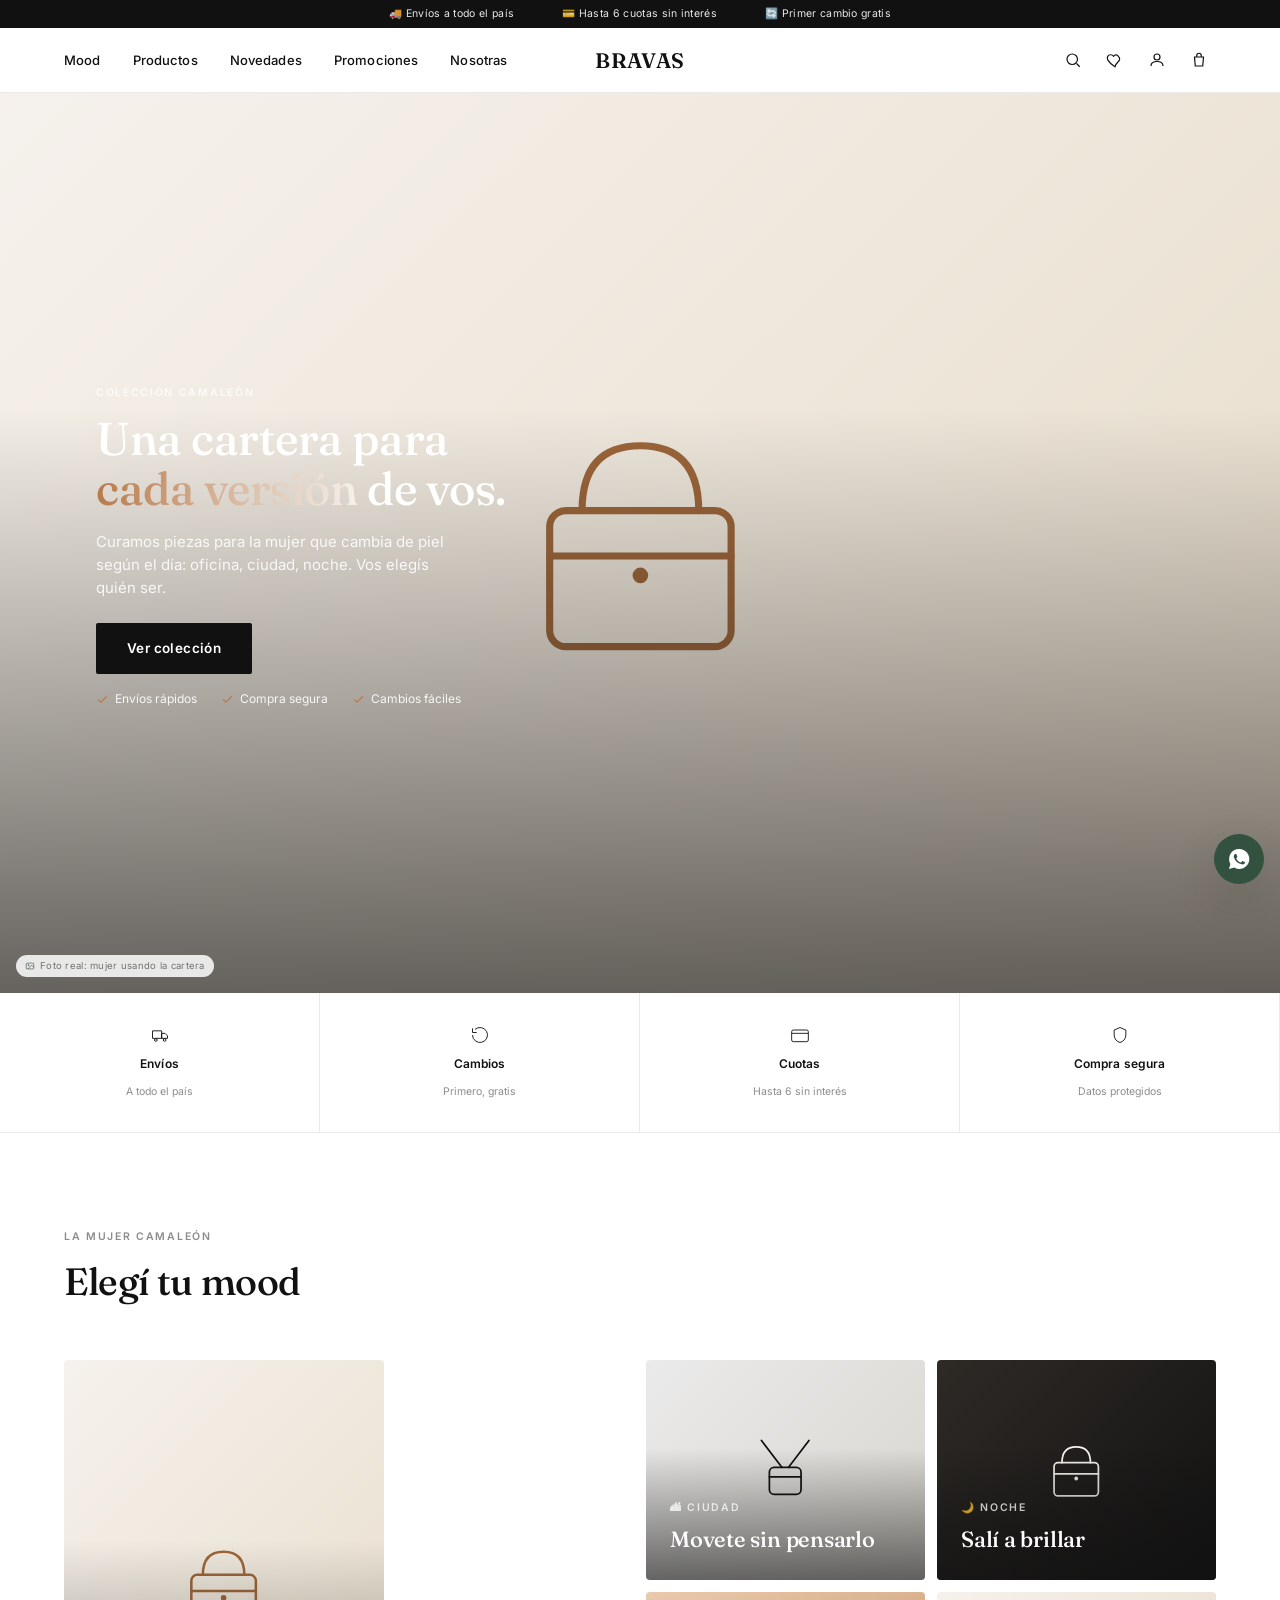
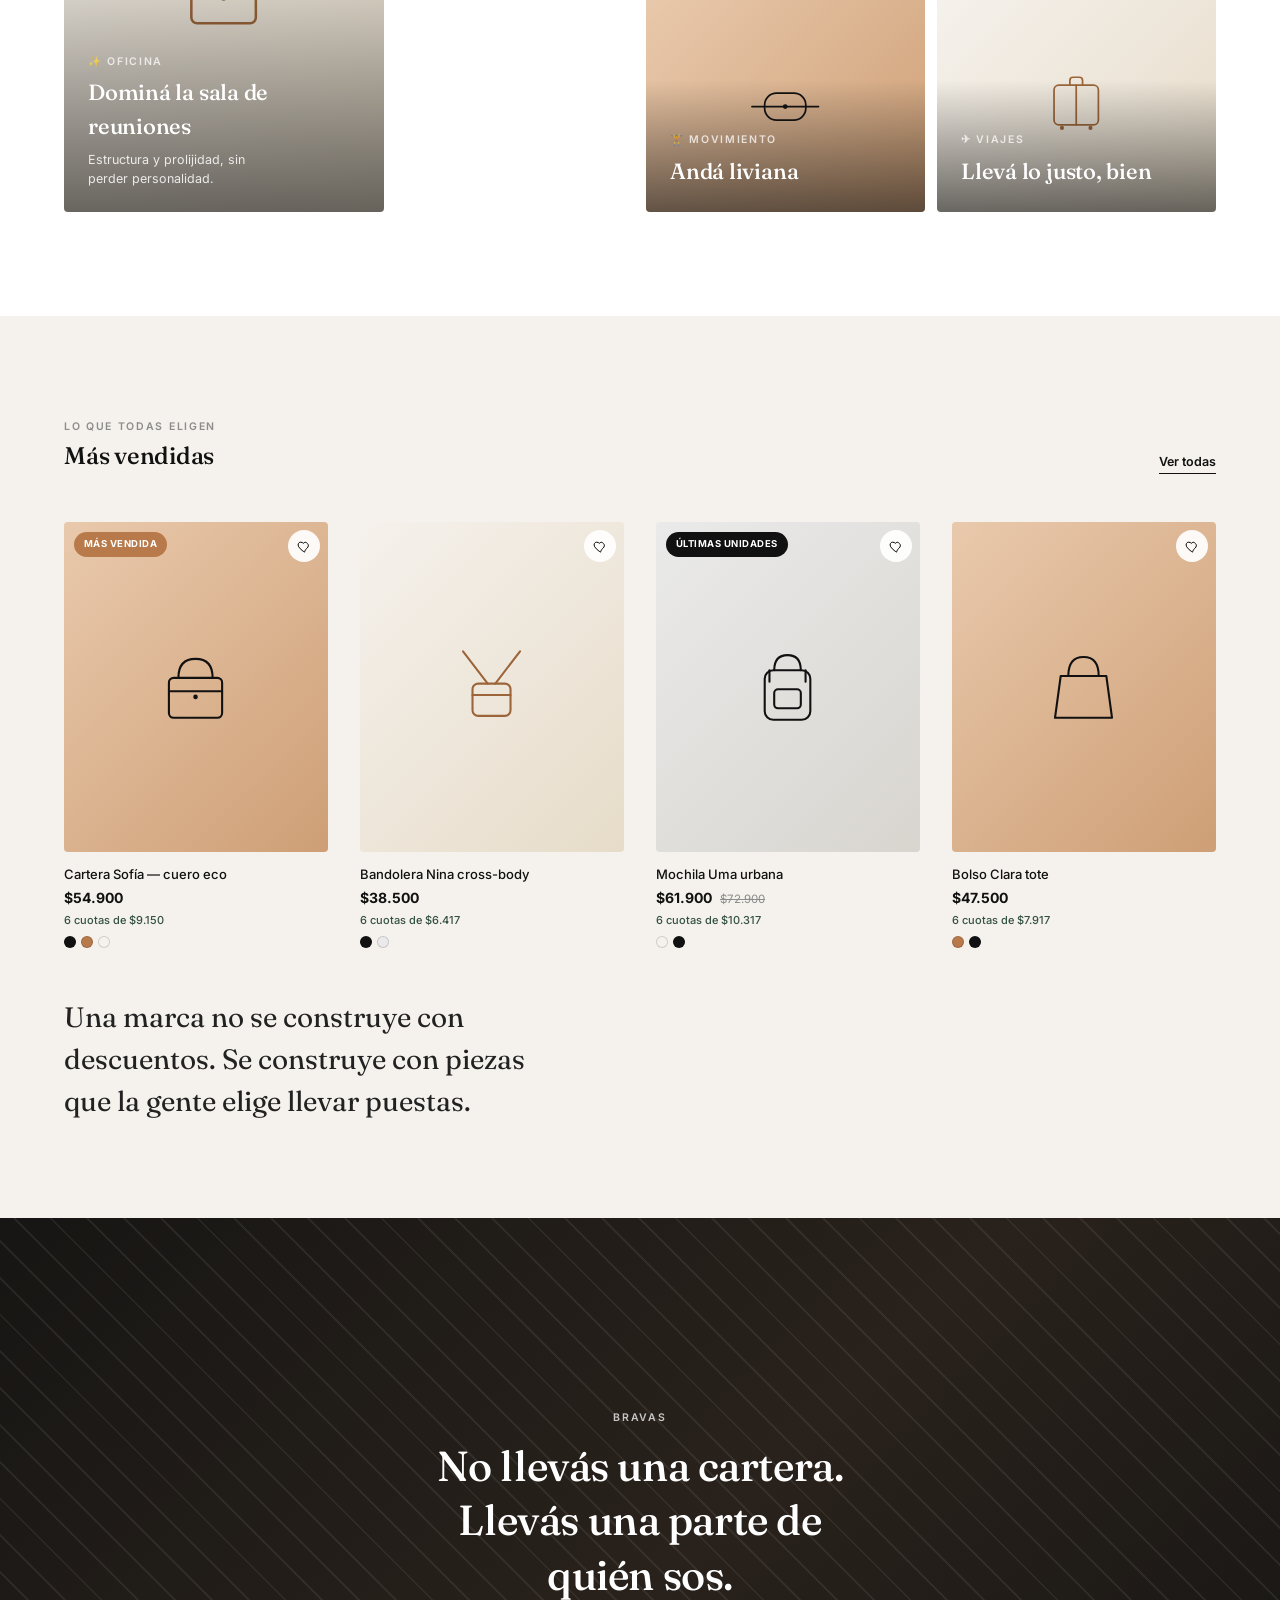
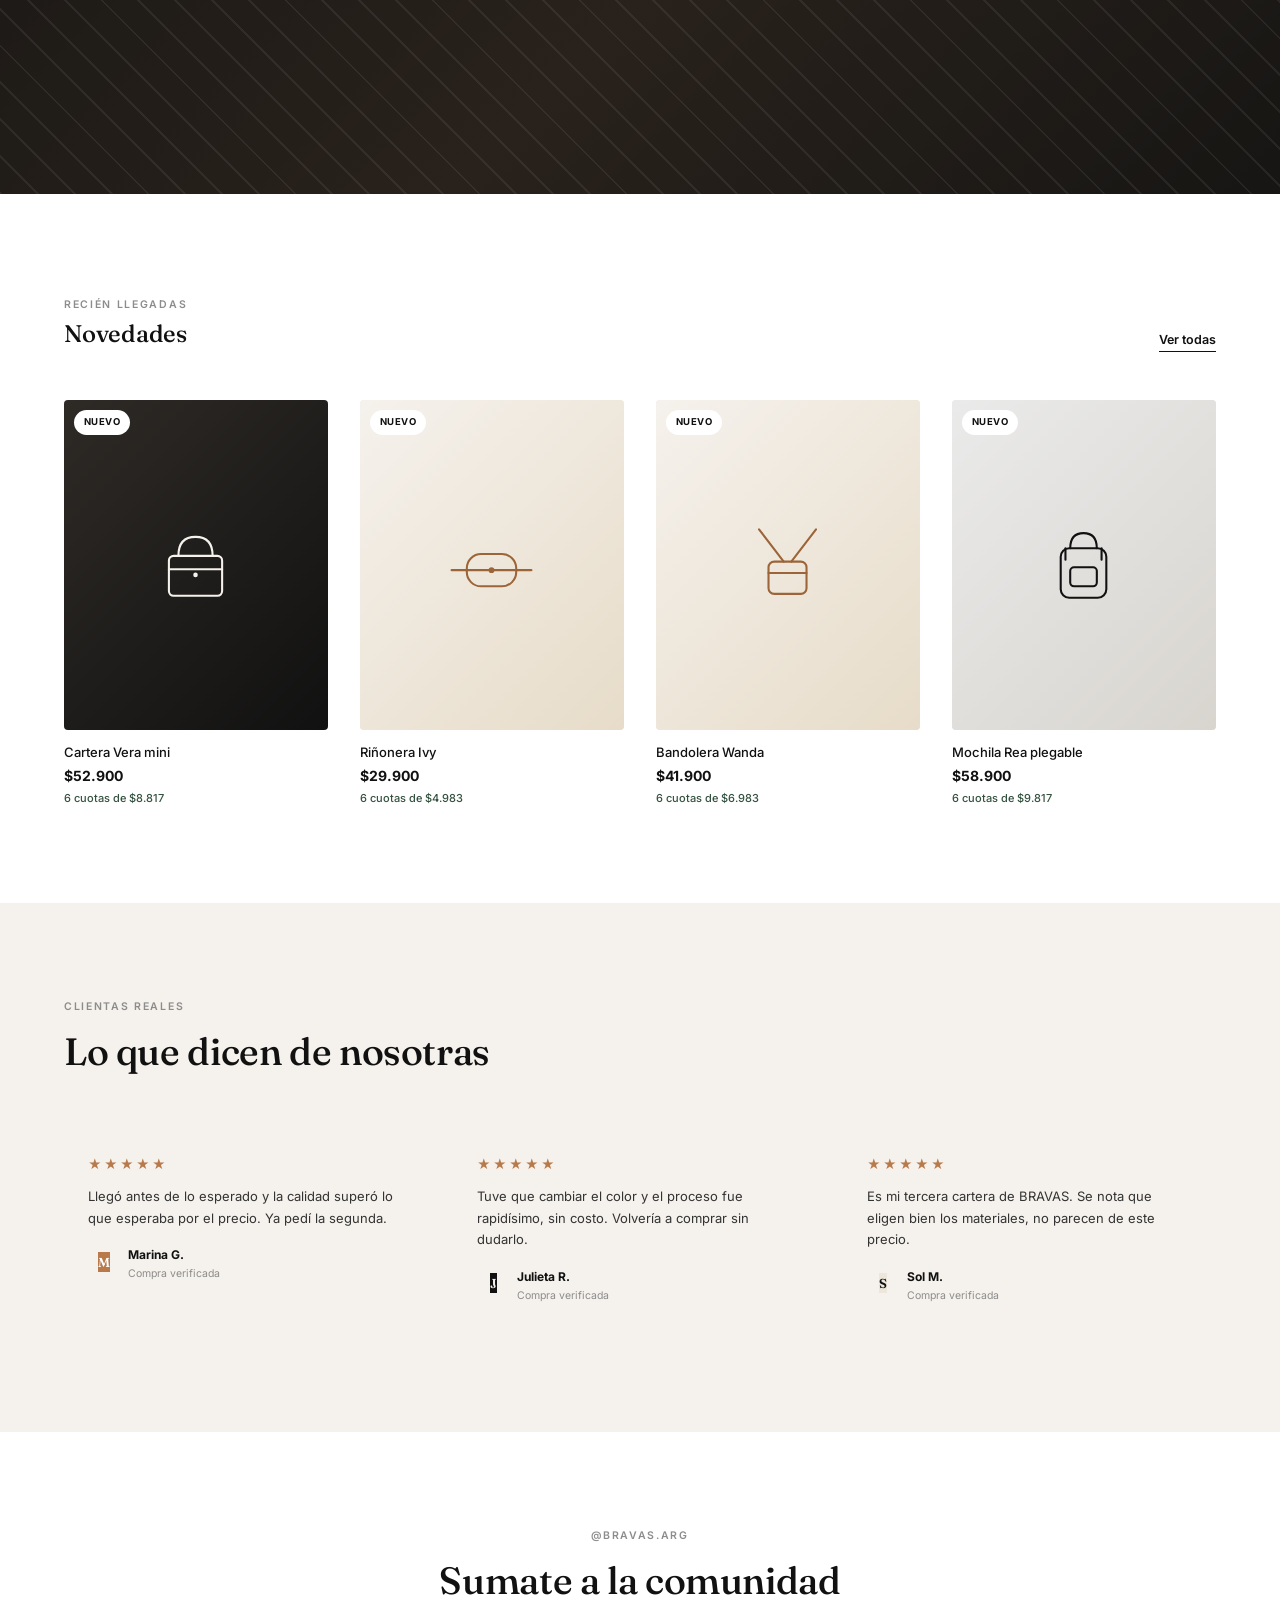
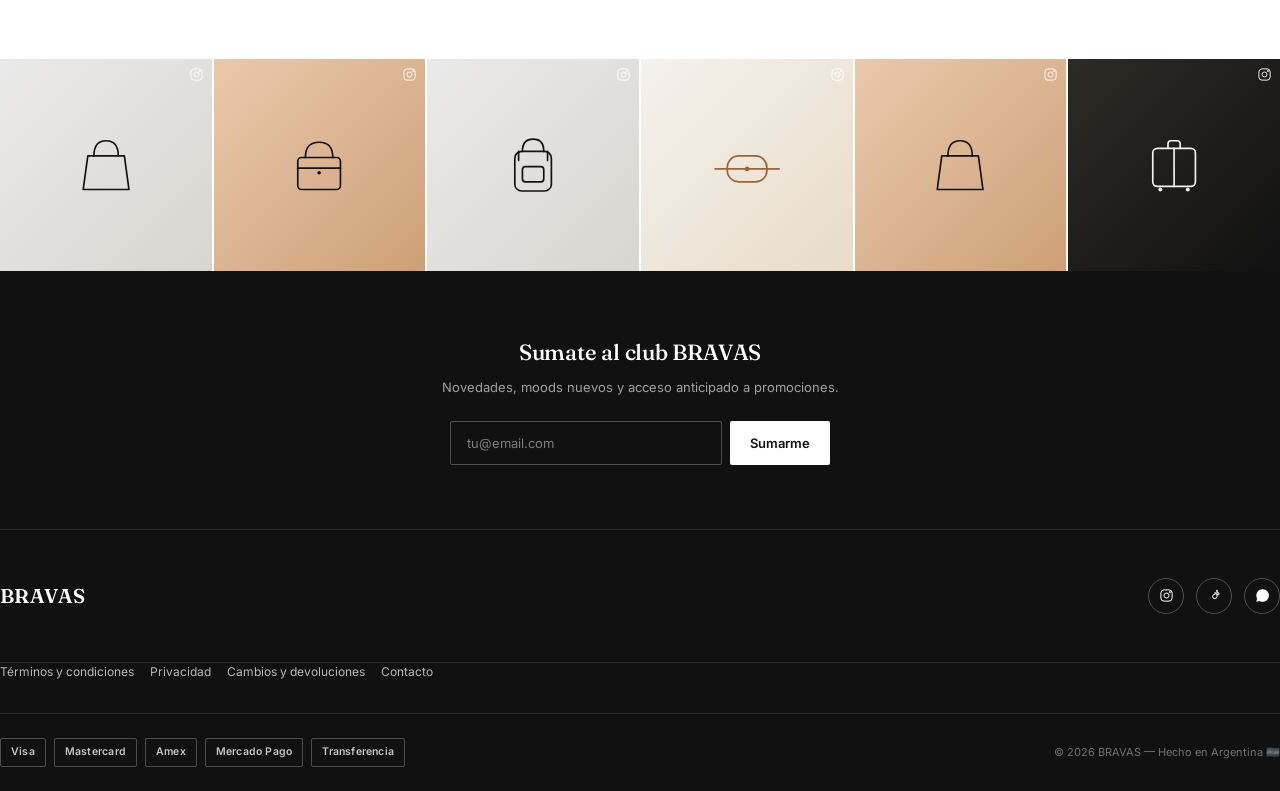
<file: index.html>
<!DOCTYPE html>
<html lang="es-AR">
<head>
<meta charset="UTF-8">
<meta name="viewport" content="width=device-width, initial-scale=1.0">
<title>BRAVAS — Carteras y accesorios para cada versión de ti </title>
<meta name="description" content="Carteras, bolsos y accesorios curados para la mujer que cambia de piel según el momento. Envíos a todo el país, hasta 6 cuotas sin interés, primer cambio gratis.">
<link rel="stylesheet" href="styles.css">
</head>
<body>

<div class="topbar">
  <div class="topbar-track">
    <span>🚚 Envíos a todo el país</span>
    <span>💳 Hasta 6 cuotas sin interés</span>
    <span>🔄 Primer cambio gratis</span>
  </div>
</div>

<header class="site-header">
  <div class="container header-row">
    <div class="header-side">
      <button class="icon-btn hide-desktop" id="openMenu" aria-label="Abrir menú">
        <svg viewBox="0 0 24 24" fill="none" stroke="currentColor" stroke-width="1.6"><path d="M3 6h18M3 12h18M3 18h18"/></svg>
      </button>
      <nav class="nav-desktop hide-mobile">
        <div class="nav-item">
          <a href="#mood">Mood</a>
          <div class="mega-menu">
            <a href="#mood">✨ Oficina</a>
            <a href="#mood">🏙 Ciudad</a>
            <a href="#mood">🌙 Noche</a>
            <a href="#mood">🏋 Movimiento</a>
            <a href="#mood">✈ Viajes</a>
          </div>
        </div>
        <div class="nav-item"><a href="#mas-vendidas">Productos</a></div>
        <div class="nav-item"><a href="#novedades">Novedades</a></div>
        <div class="nav-item"><a href="#">Promociones</a></div>
        <div class="nav-item"><a href="#">Nosotras</a></div>
      </nav>
    </div>

    <a href="index.html" class="logo">BRAVAS</a>

    <div class="header-side right">
      <button class="icon-btn hide-mobile" aria-label="Buscar">
        <svg viewBox="0 0 24 24" fill="none" stroke="currentColor" stroke-width="1.6"><circle cx="11" cy="11" r="7"/><path d="m21 21-4.3-4.3"/></svg>
      </button>
      <button class="icon-btn hide-mobile" aria-label="Favoritos">
        <svg viewBox="0 0 24 24" fill="none" stroke="currentColor" stroke-width="1.6"><path d="M12 21s-7-4.4-9.5-8.8C.7 8.4 2.6 5 6 5c2 0 3.3 1 4 2 1.7-2 5-2.7 6.5.2C19 9 18.8 12.5 15.5 15 13 17.5 12 21 12 21Z"/></svg>
      </button>
      <button class="icon-btn hide-mobile" aria-label="Mi cuenta">
        <svg viewBox="0 0 24 24" fill="none" stroke="currentColor" stroke-width="1.6"><circle cx="12" cy="8" r="4"/><path d="M4 20c0-4 3.6-6 8-6s8 2 8 6"/></svg>
      </button>
      <button class="icon-btn" data-open-cart aria-label="Ver carrito">
        <svg viewBox="0 0 24 24" fill="none" stroke="currentColor" stroke-width="1.6"><path d="M6 8h12l-1 12H7L6 8Z"/><path d="M9 8V6a3 3 0 0 1 6 0v2"/></svg>
        <span class="cart-badge" data-cart-count style="display:none">0</span>
      </button>
    </div>
  </div>
</header>

<!-- ============ MENÚ MOBILE — 2 niveles ============ -->
<div class="drawer-overlay" id="menuOverlay"></div>
<nav class="menu-drawer" id="menuDrawer" aria-label="Menú principal">
  <div class="drawer-head">
    <span class="logo" style="font-size:18px;">BRAVAS</span>
    <button class="icon-btn" id="closeMenu" aria-label="Cerrar menú">
      <svg viewBox="0 0 24 24" fill="none" stroke="currentColor" stroke-width="1.6"><path d="M6 6l12 12M18 6 6 18"/></svg>
    </button>
  </div>
  <ul class="menu-list">
    <li>
      <button class="menu-list-toggle" data-target="submenu-mood">
        Mood
        <svg viewBox="0 0 24 24" fill="none" stroke="currentColor" stroke-width="1.6"><path d="m6 9 6 6 6-6"/></svg>
      </button>
      <ul class="submenu" id="submenu-mood">
        <li><a href="#mood">✨ Oficina</a></li>
        <li><a href="#mood">🏙 Ciudad</a></li>
        <li><a href="#mood">🌙 Noche</a></li>
        <li><a href="#mood">🏋 Movimiento</a></li>
        <li><a href="#mood">✈ Viajes</a></li>
      </ul>
    </li>
    <li><a href="#mas-vendidas">Productos <span>›</span></a></li>
    <li><a href="#novedades">Novedades <span>›</span></a></li>
    <li><a href="#" style="color:var(--suela);">Promociones <span>›</span></a></li>
    <li><a href="#">Nosotras <span>›</span></a></li>
  </ul>
  <div class="drawer-foot">
    <span>📦 Envíos a todo el país</span>
    <span>💬 Hablanos por WhatsApp</span>
  </div>
</nav>

<!-- ============ HERO — imagen única, pantalla completa ============ -->
<section class="hero">
  <div class="hero-photo">
    <div class="bag-illo tint-beige"><svg viewBox="0 0 100 100" fill="none" stroke="currentColor" stroke-width="2.2" stroke-linecap="round" stroke-linejoin="round"><path d="M32 40 Q32 20 50 20 Q68 20 68 40"/><rect x="22" y="40" width="56" height="42" rx="5"/><path d="M22 54 h56"/><circle cx="50" cy="60" r="2.4" fill="currentColor" stroke="none"/></svg></div>
    <span class="ref-note"><svg viewBox="0 0 24 24" fill="none" stroke="currentColor" stroke-width="2"><rect x="3" y="5" width="18" height="14" rx="2"/><circle cx="8.5" cy="10" r="1.5"/><path d="m21 15-5-5-9 9"/></svg>Foto real: mujer usando la cartera</span>
  </div>
  <div class="hero-content">
    <span class="eyebrow">Colección camaleón</span>
    <h1>Una cartera para <span class="chameleon">cada versión</span> de vos.</h1>
    <p>Curamos piezas para la mujer que cambia de piel según el día: oficina, ciudad, noche. Vos elegís quién ser.</p>
    <a href="#mas-vendidas" class="btn btn-primary">Ver colección</a>
    <div class="hero-trust">
      <span><svg viewBox="0 0 24 24" fill="none" stroke="currentColor" stroke-width="2"><path d="M20 6 9 17l-5-5"/></svg> Envíos rápidos</span>
      <span><svg viewBox="0 0 24 24" fill="none" stroke="currentColor" stroke-width="2"><path d="M20 6 9 17l-5-5"/></svg> Compra segura</span>
      <span><svg viewBox="0 0 24 24" fill="none" stroke="currentColor" stroke-width="2"><path d="M20 6 9 17l-5-5"/></svg> Cambios fáciles</span>
    </div>
  </div>
</section>

<!-- ============ BENEFICIOS — íconos finos ============ -->
<section class="benefits">
  <div class="benefits-grid">
    <div class="benefit-item">
      <svg viewBox="0 0 24 24" fill="none" stroke="currentColor" stroke-width="1.2"><path d="M3 7h11v9H3zM14 10h4l3 3v3h-7z"/><circle cx="7" cy="18" r="1.6"/><circle cx="17.5" cy="18" r="1.6"/></svg>
      <strong>Envíos</strong><small>A todo el país</small>
    </div>
    <div class="benefit-item">
      <svg viewBox="0 0 24 24" fill="none" stroke="currentColor" stroke-width="1.2"><path d="M3 12a9 9 0 1 0 3-6.7"/><path d="M3 4v5h5"/></svg>
      <strong>Cambios</strong><small>Primero, gratis</small>
    </div>
    <div class="benefit-item">
      <svg viewBox="0 0 24 24" fill="none" stroke="currentColor" stroke-width="1.2"><rect x="2" y="6" width="20" height="14" rx="2"/><path d="M2 10h20"/></svg>
      <strong>Cuotas</strong><small>Hasta 6 sin interés</small>
    </div>
    <div class="benefit-item">
      <svg viewBox="0 0 24 24" fill="none" stroke="currentColor" stroke-width="1.2"><path d="M12 3l7 3v6c0 5-3.4 8-7 9-3.6-1-7-4-7-9V6l7-3Z"/></svg>
      <strong>Compra segura</strong><small>Datos protegidos</small>
    </div>
  </div>
</section>

<!-- ============ MOODS — magazine ============ -->
<section class="section" id="mood">
  <div class="container">
    <div class="section-head reveal">
      <span class="eyebrow">La mujer camaleón</span>
      <h2>Elegí tu mood</h2>
    </div>
    <div class="mood-scroll reveal">
      <a class="mood-card" href="#mas-vendidas">
        <div class="bag-illo tint-beige"><svg viewBox="0 0 100 100" fill="none" stroke="currentColor" stroke-width="2.2" stroke-linecap="round" stroke-linejoin="round"><path d="M32 40 Q32 20 50 20 Q68 20 68 40"/><rect x="22" y="40" width="56" height="42" rx="5"/><path d="M22 54 h56"/><circle cx="50" cy="60" r="2.4" fill="currentColor" stroke="none"/></svg></div>
        <div class="mood-card-overlay"></div>
        <div class="mood-card-copy"><span class="eyebrow">✨ Oficina</span><h3>Dominá la sala de reuniones</h3><p>Estructura y prolijidad, sin perder personalidad.</p></div>
      </a>
      <a class="mood-card" href="#mas-vendidas">
        <div class="bag-illo tint-mist"><svg viewBox="0 0 100 100" fill="none" stroke="currentColor" stroke-width="2.2" stroke-linecap="round" stroke-linejoin="round"><path d="M20 12 L46 46"/><path d="M80 12 L54 46"/><rect x="30" y="46" width="40" height="34" rx="6"/><path d="M30 58 h40"/></svg></div>
        <div class="mood-card-overlay"></div>
        <div class="mood-card-copy"><span class="eyebrow">🏙 Ciudad</span><h3>Movete sin pensarlo</h3></div>
      </a>
      <a class="mood-card" href="#mas-vendidas">
        <div class="bag-illo tint-black"><svg viewBox="0 0 100 100" fill="none" stroke="currentColor" stroke-width="2.2" stroke-linecap="round" stroke-linejoin="round"><path d="M32 40 Q32 20 50 20 Q68 20 68 40"/><rect x="22" y="40" width="56" height="42" rx="5"/><path d="M22 54 h56"/><circle cx="50" cy="60" r="2.4" fill="currentColor" stroke="none"/></svg></div>
        <div class="mood-card-overlay"></div>
        <div class="mood-card-copy"><span class="eyebrow">🌙 Noche</span><h3>Salí a brillar</h3></div>
      </a>
      <a class="mood-card" href="#mas-vendidas">
        <div class="bag-illo tint-suela"><svg viewBox="0 0 100 100" fill="none" stroke="currentColor" stroke-width="2.2" stroke-linecap="round" stroke-linejoin="round"><path d="M8 55 h84"/><rect x="24" y="38" width="52" height="34" rx="15"/><circle cx="50" cy="55" r="3" fill="currentColor" stroke="none"/></svg></div>
        <div class="mood-card-overlay"></div>
        <div class="mood-card-copy"><span class="eyebrow">🏋 Movimiento</span><h3>Andá liviana</h3></div>
      </a>
      <a class="mood-card" href="#mas-vendidas">
        <div class="bag-illo tint-beige"><svg viewBox="0 0 100 100" fill="none" stroke="currentColor" stroke-width="2.2" stroke-linecap="round" stroke-linejoin="round"><path d="M42 28 v-6 q0-4 4-4 h8 q4 0 4 4 v6"/><rect x="22" y="28" width="56" height="50" rx="6"/><path d="M50 28 v50"/><circle cx="32" cy="82" r="2.6" fill="currentColor" stroke="none"/><circle cx="68" cy="82" r="2.6" fill="currentColor" stroke="none"/></svg></div>
        <div class="mood-card-overlay"></div>
        <div class="mood-card-copy"><span class="eyebrow">✈ Viajes</span><h3>Llevá lo justo, bien</h3></div>
      </a>
    </div>
  </div>
</section>

<!-- ============ MÁS VENDIDAS ============ -->
<section class="section" id="mas-vendidas" style="background:var(--beige); padding-bottom:var(--sp-7);">
  <div class="container">
    <div class="section-head-row reveal">
      <div><span class="eyebrow">Lo que todas eligen</span><h2>Más vendidas</h2></div>
      <a href="#" class="section-link">Ver todas</a>
    </div>

    <div class="product-grid reveal">

      <article class="product-card">
        <a href="producto.html" class="product-media">
          <div class="bag-illo tint-suela"><svg viewBox="0 0 100 100" fill="none" stroke="currentColor" stroke-width="2.2" stroke-linecap="round" stroke-linejoin="round"><path d="M32 40 Q32 20 50 20 Q68 20 68 40"/><rect x="22" y="40" width="56" height="42" rx="5"/><path d="M22 54 h56"/><circle cx="50" cy="60" r="2.4" fill="currentColor" stroke="none"/></svg></div>
          
          <span class="product-tag suela">Más vendida</span>
          <button class="product-wish" data-id="cartera-sofia" aria-label="Guardar en favoritos"><svg viewBox="0 0 24 24" fill="none" stroke="currentColor" stroke-width="1.6"><path d="M12 21s-7-4.4-9.5-8.8C.7 8.4 2.6 5 6 5c2 0 3.3 1 4 2 1.7-2 5-2.7 6.5.2C19 9 18.8 12.5 15.5 15 13 17.5 12 21 12 21Z"/></svg></button>
          <div class="product-quickadd"><button class="btn btn-primary btn-block btn-sm" data-add-to-cart data-id="cartera-sofia" data-name="Cartera Sofía" data-price="54900" data-variant="Suela" data-icon="cartera" data-tint="tint-suela">Agregar</button></div>
        </a>
        <div class="product-info">
          <span class="product-name">Cartera Sofía — cuero eco</span>
          <div class="product-price-row"><span class="product-price">$54.900</span></div>
          <span class="product-installments">6 cuotas de $9.150</span>
          <div class="product-swatches"><span class="swatch" style="background:#111"></span><span class="swatch" style="background:#B87A4B"></span><span class="swatch" style="background:#F5F1EC"></span></div>
        </div>
      </article>

      <article class="product-card">
        <a href="producto.html" class="product-media">
          <div class="bag-illo tint-beige"><svg viewBox="0 0 100 100" fill="none" stroke="currentColor" stroke-width="2.2" stroke-linecap="round" stroke-linejoin="round"><path d="M20 12 L46 46"/><path d="M80 12 L54 46"/><rect x="30" y="46" width="40" height="34" rx="6"/><path d="M30 58 h40"/></svg></div>
          
          <button class="product-wish" data-id="bandolera-nina" aria-label="Guardar en favoritos"><svg viewBox="0 0 24 24" fill="none" stroke="currentColor" stroke-width="1.6"><path d="M12 21s-7-4.4-9.5-8.8C.7 8.4 2.6 5 6 5c2 0 3.3 1 4 2 1.7-2 5-2.7 6.5.2C19 9 18.8 12.5 15.5 15 13 17.5 12 21 12 21Z"/></svg></button>
          <div class="product-quickadd"><button class="btn btn-primary btn-block btn-sm" data-add-to-cart data-id="bandolera-nina" data-name="Bandolera Nina" data-price="38500" data-variant="Negro" data-icon="bandolera" data-tint="tint-beige">Agregar</button></div>
        </a>
        <div class="product-info">
          <span class="product-name">Bandolera Nina cross-body</span>
          <div class="product-price-row"><span class="product-price">$38.500</span></div>
          <span class="product-installments">6 cuotas de $6.417</span>
          <div class="product-swatches"><span class="swatch" style="background:#111"></span><span class="swatch" style="background:#EAEAEA"></span></div>
        </div>
      </article>

      <article class="product-card">
        <a href="producto.html" class="product-media">
          <div class="bag-illo tint-mist"><svg viewBox="0 0 100 100" fill="none" stroke="currentColor" stroke-width="2.2" stroke-linecap="round" stroke-linejoin="round"><path d="M36 32 Q36 16 50 16 Q64 16 64 32"/><rect x="26" y="32" width="48" height="52" rx="9"/><rect x="36" y="52" width="28" height="20" rx="4"/><path d="M31 32 v12"/><path d="M69 32 v12"/></svg></div>
          
          <span class="product-tag low-stock">Últimas unidades</span>
          <button class="product-wish" data-id="mochila-uma" aria-label="Guardar en favoritos"><svg viewBox="0 0 24 24" fill="none" stroke="currentColor" stroke-width="1.6"><path d="M12 21s-7-4.4-9.5-8.8C.7 8.4 2.6 5 6 5c2 0 3.3 1 4 2 1.7-2 5-2.7 6.5.2C19 9 18.8 12.5 15.5 15 13 17.5 12 21 12 21Z"/></svg></button>
          <div class="product-quickadd"><button class="btn btn-primary btn-block btn-sm" data-add-to-cart data-id="mochila-uma" data-name="Mochila Uma" data-price="61900" data-variant="Beige" data-icon="mochila" data-tint="tint-mist">Agregar</button></div>
        </a>
        <div class="product-info">
          <span class="product-name">Mochila Uma urbana</span>
          <div class="product-price-row"><span class="product-price">$61.900</span><span class="product-price-old">$72.900</span></div>
          <span class="product-installments">6 cuotas de $10.317</span>
          <div class="product-swatches"><span class="swatch" style="background:#F5F1EC"></span><span class="swatch" style="background:#111"></span></div>
        </div>
      </article>

      <article class="product-card">
        <a href="producto.html" class="product-media">
          <div class="bag-illo tint-suela"><svg viewBox="0 0 100 100" fill="none" stroke="currentColor" stroke-width="2.2" stroke-linecap="round" stroke-linejoin="round"><path d="M34 38 Q34 18 50 18 Q66 18 66 38"/><path d="M26 38 L20 82 h60 L74 38 Z"/></svg></div>
          
          <button class="product-wish" data-id="bolso-clara" aria-label="Guardar en favoritos"><svg viewBox="0 0 24 24" fill="none" stroke="currentColor" stroke-width="1.6"><path d="M12 21s-7-4.4-9.5-8.8C.7 8.4 2.6 5 6 5c2 0 3.3 1 4 2 1.7-2 5-2.7 6.5.2C19 9 18.8 12.5 15.5 15 13 17.5 12 21 12 21Z"/></svg></button>
          <div class="product-quickadd"><button class="btn btn-primary btn-block btn-sm" data-add-to-cart data-id="bolso-clara" data-name="Bolso Clara" data-price="47500" data-variant="Suela" data-icon="tote" data-tint="tint-suela">Agregar</button></div>
        </a>
        <div class="product-info">
          <span class="product-name">Bolso Clara tote</span>
          <div class="product-price-row"><span class="product-price">$47.500</span></div>
          <span class="product-installments">6 cuotas de $7.917</span>
          <div class="product-swatches"><span class="swatch" style="background:#B87A4B"></span><span class="swatch" style="background:#111"></span></div>
        </div>
      </article>

    </div>
  </div>
</section>

<!-- ============ TEXTO EDITORIAL ============ -->
<section class="section" style="background:var(--beige); padding-top:0;">
  <div class="container">
    <p class="editorial-text reveal">Una marca no se construye con descuentos. Se construye con piezas que la gente elige llevar puestas.</p>
  </div>
</section>

<!-- ============ BANNER EMOCIONAL ============ -->
<section class="emotional-banner reveal">
  <div class="emotional-content">
    <span class="eyebrow">Bravas</span>
    <h2>No llevás una cartera.<br>Llevás una parte de quién sos.</h2>
  </div>
</section>

<!-- ============ NOVEDADES ============ -->
<section class="section" id="novedades">
  <div class="container">
    <div class="section-head-row reveal">
      <div><span class="eyebrow">Recién llegadas</span><h2>Novedades</h2></div>
      <a href="#" class="section-link">Ver todas</a>
    </div>
    <div class="product-grid reveal">
      <article class="product-card">
        <a href="producto.html" class="product-media">
          <div class="bag-illo tint-black"><svg viewBox="0 0 100 100" fill="none" stroke="currentColor" stroke-width="2.2" stroke-linecap="round" stroke-linejoin="round"><path d="M32 40 Q32 20 50 20 Q68 20 68 40"/><rect x="22" y="40" width="56" height="42" rx="5"/><path d="M22 54 h56"/><circle cx="50" cy="60" r="2.4" fill="currentColor" stroke="none"/></svg></div>
          
          <span class="product-tag">Nuevo</span>
          <div class="product-quickadd"><button class="btn btn-primary btn-block btn-sm" data-add-to-cart data-id="cartera-vera" data-name="Cartera Vera" data-price="52900" data-variant="Negro" data-icon="cartera" data-tint="tint-black">Agregar</button></div>
        </a>
        <div class="product-info"><span class="product-name">Cartera Vera mini</span><div class="product-price-row"><span class="product-price">$52.900</span></div><span class="product-installments">6 cuotas de $8.817</span></div>
      </article>
      <article class="product-card">
        <a href="producto.html" class="product-media">
          <div class="bag-illo tint-beige"><svg viewBox="0 0 100 100" fill="none" stroke="currentColor" stroke-width="2.2" stroke-linecap="round" stroke-linejoin="round"><path d="M8 55 h84"/><rect x="24" y="38" width="52" height="34" rx="15"/><circle cx="50" cy="55" r="3" fill="currentColor" stroke="none"/></svg></div>
          
          <span class="product-tag">Nuevo</span>
          <div class="product-quickadd"><button class="btn btn-primary btn-block btn-sm" data-add-to-cart data-id="rinonera-ivy" data-name="Riñonera Ivy" data-price="29900" data-variant="Beige" data-icon="rinonera" data-tint="tint-beige">Agregar</button></div>
        </a>
        <div class="product-info"><span class="product-name">Riñonera Ivy</span><div class="product-price-row"><span class="product-price">$29.900</span></div><span class="product-installments">6 cuotas de $4.983</span></div>
      </article>
      <article class="product-card">
        <a href="producto.html" class="product-media">
          <div class="bag-illo tint-beige"><svg viewBox="0 0 100 100" fill="none" stroke="currentColor" stroke-width="2.2" stroke-linecap="round" stroke-linejoin="round"><path d="M20 12 L46 46"/><path d="M80 12 L54 46"/><rect x="30" y="46" width="40" height="34" rx="6"/><path d="M30 58 h40"/></svg></div>
          
          <span class="product-tag">Nuevo</span>
          <div class="product-quickadd"><button class="btn btn-primary btn-block btn-sm" data-add-to-cart data-id="bandolera-wanda" data-name="Bandolera Wanda" data-price="41900" data-variant="Suela" data-icon="bandolera" data-tint="tint-suela">Agregar</button></div>
        </a>
        <div class="product-info"><span class="product-name">Bandolera Wanda</span><div class="product-price-row"><span class="product-price">$41.900</span></div><span class="product-installments">6 cuotas de $6.983</span></div>
      </article>
      <article class="product-card">
        <a href="producto.html" class="product-media">
          <div class="bag-illo tint-mist"><svg viewBox="0 0 100 100" fill="none" stroke="currentColor" stroke-width="2.2" stroke-linecap="round" stroke-linejoin="round"><path d="M36 32 Q36 16 50 16 Q64 16 64 32"/><rect x="26" y="32" width="48" height="52" rx="9"/><rect x="36" y="52" width="28" height="20" rx="4"/><path d="M31 32 v12"/><path d="M69 32 v12"/></svg></div>
          
          <span class="product-tag">Nuevo</span>
          <div class="product-quickadd"><button class="btn btn-primary btn-block btn-sm" data-add-to-cart data-id="mochila-rea" data-name="Mochila Rea" data-price="58900" data-variant="Negro" data-icon="mochila" data-tint="tint-beige">Agregar</button></div>
        </a>
        <div class="product-info"><span class="product-name">Mochila Rea plegable</span><div class="product-price-row"><span class="product-price">$58.900</span></div><span class="product-installments">6 cuotas de $9.817</span></div>
      </article>
    </div>
  </div>
</section>

<!-- ============ OPINIONES ============ -->
<section class="section" style="background:var(--beige);">
  <div class="container">
    <div class="section-head reveal"><span class="eyebrow">Clientas reales</span><h2>Lo que dicen de nosotras</h2></div>
    <div class="reviews-scroll reveal">
      <div class="review-card">
        <div class="review-stars">★★★★★</div>
        <p class="review-text">Llegó antes de lo esperado y la calidad superó lo que esperaba por el precio. Ya pedí la segunda.</p>
        <div class="review-author"><div class="review-avatar"><span style="background:var(--suela); color:#fff;">M</span></div><div><strong>Marina G.</strong><small>Compra verificada</small></div></div>
      </div>
      <div class="review-card">
        <div class="review-stars">★★★★★</div>
        <p class="review-text">Tuve que cambiar el color y el proceso fue rapidísimo, sin costo. Volvería a comprar sin dudarlo.</p>
        <div class="review-author"><div class="review-avatar"><span style="background:var(--black); color:var(--beige);">J</span></div><div><strong>Julieta R.</strong><small>Compra verificada</small></div></div>
      </div>
      <div class="review-card">
        <div class="review-stars">★★★★★</div>
        <p class="review-text">Es mi tercera cartera de BRAVAS. Se nota que eligen bien los materiales, no parecen de este precio.</p>
        <div class="review-author"><div class="review-avatar"><span style="background:var(--beige-2); color:var(--black);">S</span></div><div><strong>Sol M.</strong><small>Compra verificada</small></div></div>
      </div>
    </div>
  </div>
</section>

<!-- ============ INSTAGRAM / UGC ============ -->
<section class="section" style="padding-bottom:0;">
  <div class="container"><div class="section-head center reveal"><span class="eyebrow">@bravas.arg</span><h2>Sumate a la comunidad</h2></div></div>
  <div class="ugc-grid reveal">
    <div class="ugc-item"><svg class="ig-icon" viewBox="0 0 24 24" fill="none" stroke="currentColor" stroke-width="1.6"><rect x="3" y="3" width="18" height="18" rx="5"/><circle cx="12" cy="12" r="4"/><circle cx="17.5" cy="6.5" r="1"/></svg><div class="bag-illo tint-mist"><svg viewBox="0 0 100 100" fill="none" stroke="currentColor" stroke-width="2.2" stroke-linecap="round" stroke-linejoin="round"><path d="M34 38 Q34 18 50 18 Q66 18 66 38"/><path d="M26 38 L20 82 h60 L74 38 Z"/></svg></div></div>
    <div class="ugc-item"><svg class="ig-icon" viewBox="0 0 24 24" fill="none" stroke="currentColor" stroke-width="1.6"><rect x="3" y="3" width="18" height="18" rx="5"/><circle cx="12" cy="12" r="4"/><circle cx="17.5" cy="6.5" r="1"/></svg><div class="bag-illo tint-suela"><svg viewBox="0 0 100 100" fill="none" stroke="currentColor" stroke-width="2.2" stroke-linecap="round" stroke-linejoin="round"><path d="M32 40 Q32 20 50 20 Q68 20 68 40"/><rect x="22" y="40" width="56" height="42" rx="5"/><path d="M22 54 h56"/><circle cx="50" cy="60" r="2.4" fill="currentColor" stroke="none"/></svg></div></div>
    <div class="ugc-item"><svg class="ig-icon" viewBox="0 0 24 24" fill="none" stroke="currentColor" stroke-width="1.6"><rect x="3" y="3" width="18" height="18" rx="5"/><circle cx="12" cy="12" r="4"/><circle cx="17.5" cy="6.5" r="1"/></svg><div class="bag-illo tint-mist"><svg viewBox="0 0 100 100" fill="none" stroke="currentColor" stroke-width="2.2" stroke-linecap="round" stroke-linejoin="round"><path d="M36 32 Q36 16 50 16 Q64 16 64 32"/><rect x="26" y="32" width="48" height="52" rx="9"/><rect x="36" y="52" width="28" height="20" rx="4"/><path d="M31 32 v12"/><path d="M69 32 v12"/></svg></div></div>
    <div class="ugc-item"><svg class="ig-icon" viewBox="0 0 24 24" fill="none" stroke="currentColor" stroke-width="1.6"><rect x="3" y="3" width="18" height="18" rx="5"/><circle cx="12" cy="12" r="4"/><circle cx="17.5" cy="6.5" r="1"/></svg><div class="bag-illo tint-beige"><svg viewBox="0 0 100 100" fill="none" stroke="currentColor" stroke-width="2.2" stroke-linecap="round" stroke-linejoin="round"><path d="M8 55 h84"/><rect x="24" y="38" width="52" height="34" rx="15"/><circle cx="50" cy="55" r="3" fill="currentColor" stroke="none"/></svg></div></div>
    <div class="ugc-item"><svg class="ig-icon" viewBox="0 0 24 24" fill="none" stroke="currentColor" stroke-width="1.6"><rect x="3" y="3" width="18" height="18" rx="5"/><circle cx="12" cy="12" r="4"/><circle cx="17.5" cy="6.5" r="1"/></svg><div class="bag-illo tint-suela"><svg viewBox="0 0 100 100" fill="none" stroke="currentColor" stroke-width="2.2" stroke-linecap="round" stroke-linejoin="round"><path d="M34 38 Q34 18 50 18 Q66 18 66 38"/><path d="M26 38 L20 82 h60 L74 38 Z"/></svg></div></div>
    <div class="ugc-item"><svg class="ig-icon" viewBox="0 0 24 24" fill="none" stroke="currentColor" stroke-width="1.6"><rect x="3" y="3" width="18" height="18" rx="5"/><circle cx="12" cy="12" r="4"/><circle cx="17.5" cy="6.5" r="1"/></svg><div class="bag-illo tint-black"><svg viewBox="0 0 100 100" fill="none" stroke="currentColor" stroke-width="2.2" stroke-linecap="round" stroke-linejoin="round"><path d="M42 28 v-6 q0-4 4-4 h8 q4 0 4 4 v6"/><rect x="22" y="28" width="56" height="50" rx="6"/><path d="M50 28 v50"/><circle cx="32" cy="82" r="2.6" fill="currentColor" stroke="none"/><circle cx="68" cy="82" r="2.6" fill="currentColor" stroke="none"/></svg></div></div>
  </div>
</section>

<!-- ============ FOOTER — minimalista ============ -->
<footer class="site-footer">
  <div class="footer-newsletter">
    <div class="container">
      <h3>Sumate al club BRAVAS</h3>
      <p>Novedades, moods nuevos y acceso anticipado a promociones.</p>
      <form class="newsletter-form" onsubmit="event.preventDefault(); showToast('¡Gracias por sumarte!');">
        <input type="email" placeholder="tu@email.com" required>
        <button type="submit">Sumarme</button>
      </form>
    </div>
  </div>
  <div class="container footer-mid">
    <span class="logo">BRAVAS</span>
    <div class="footer-social">
      <a href="#" aria-label="Instagram"><svg viewBox="0 0 24 24" fill="none" stroke="currentColor" stroke-width="1.6"><rect x="3" y="3" width="18" height="18" rx="5"/><circle cx="12" cy="12" r="4"/><circle cx="17.5" cy="6.5" r="1"/></svg></a>
      <a href="#" aria-label="TikTok"><svg viewBox="0 0 24 24" fill="none" stroke="currentColor" stroke-width="1.6"><path d="M16 3v10.5a3.5 3.5 0 1 1-3-3.46V7a6 6 0 0 0 6 4V8a3 3 0 0 1-3-3Z"/></svg></a>
      <a href="https://wa.me/5490000000000" aria-label="WhatsApp"><svg viewBox="0 0 24 24" fill="currentColor"><path d="M12 2a10 10 0 0 0-8.6 15L2 22l5.2-1.4A10 10 0 1 0 12 2Z"/></svg></a>
    </div>
  </div>
  <div class="container footer-mid" style="padding-top:0; padding-bottom:var(--sp-6);">
    <div class="footer-legal">
      <a href="#">Términos y condiciones</a>
      <a href="#">Privacidad</a>
      <a href="#">Cambios y devoluciones</a>
      <a href="#">Contacto</a>
    </div>
  </div>
  <div class="container footer-bottom">
    <div class="payment-methods">
      <span>Visa</span><span>Mastercard</span><span>Amex</span><span>Mercado Pago</span><span>Transferencia</span>
    </div>
    <span class="footer-copy">© 2026 BRAVAS — Hecho en Argentina 🇦🇷</span>
  </div>
</footer>

<a class="whatsapp-fab" href="https://wa.me/5490000000000" target="_blank" aria-label="Escribinos por WhatsApp">
  <svg viewBox="0 0 24 24" fill="currentColor"><path d="M12 2a10 10 0 0 0-8.6 15L2 22l5.2-1.4A10 10 0 1 0 12 2Zm5.7 14.2c-.2.6-1.3 1.2-1.8 1.2-.5.1-1 .1-3.3-.8-2.8-1.1-4.6-4-4.7-4.2-.1-.2-1.1-1.5-1.1-2.8s.7-2 .9-2.3c.2-.2.5-.3.7-.3h.5c.2 0 .4 0 .6.5.2.6.7 1.9.8 2 .1.2.1.4 0 .6-.1.2-.2.3-.3.5-.2.2-.3.3-.5.5-.2.2-.3.4-.1.7.2.3.8 1.3 1.7 2.1 1.2 1 2.1 1.4 2.5 1.5.3.1.5.1.7-.1.2-.2.7-.8.9-1.1.2-.3.4-.2.6-.1.2.1 1.5.7 1.7.8.2.1.4.2.4.3.1.2.1.7-.1 1.2Z"/></svg>
</a>

<!-- ============ CARRITO ============ -->
<aside class="cart-drawer" id="cartDrawer" aria-label="Carrito de compras">
  <div class="cart-head"><h3>Tu carrito</h3><button class="icon-btn" id="closeCart" aria-label="Cerrar carrito"><svg viewBox="0 0 24 24" fill="none" stroke="currentColor" stroke-width="1.6"><path d="M6 6l12 12M18 6 6 18"/></svg></button></div>
  <div class="cart-items" id="cartItems"></div>
  <div class="cart-foot">
    <div class="cart-trust-mini">
      <span><svg viewBox="0 0 24 24" fill="none" stroke="currentColor" stroke-width="1.8"><path d="M12 3l7 3v6c0 5-3.4 8-7 9-3.6-1-7-4-7-9V6l7-3Z"/></svg> Compra segura</span>
      <span><svg viewBox="0 0 24 24" fill="none" stroke="currentColor" stroke-width="1.8"><path d="M3 7h11v9H3zM14 10h4l3 3v3h-7z"/></svg> Envíos a todo el país</span>
      <span><svg viewBox="0 0 24 24" fill="none" stroke="currentColor" stroke-width="1.8"><path d="M3 12a9 9 0 1 0 3-6.7"/></svg> Primer cambio gratis</span>
    </div>
    <div class="cart-subtotal-row"><span>Subtotal</span><span id="cartSubtotal">$0</span></div>
    <a href="#" class="btn btn-primary btn-block">Finalizar compra</a>
  </div>
</aside>

<div class="toast" id="toast"></div>

<!-- ============ BOTTOM TAB BAR — mobile ============ -->
<nav class="tab-bar" aria-label="Navegación principal móvil">
  <a href="index.html" class="tab-item active">
    <svg viewBox="0 0 24 24" fill="none" stroke="currentColor" stroke-width="1.6"><path d="m3 10 9-7 9 7"/><path d="M5 9v11h14V9"/></svg>Inicio
  </a>
  <button class="tab-item hide-desktop" data-tab-action="menu">
    <svg viewBox="0 0 24 24" fill="none" stroke="currentColor" stroke-width="1.6"><circle cx="11" cy="11" r="7"/><path d="m21 21-4.3-4.3"/></svg>Buscar
  </button>
  <a href="#" class="tab-item">
    <svg viewBox="0 0 24 24" fill="none" stroke="currentColor" stroke-width="1.6"><path d="M12 21s-7-4.4-9.5-8.8C.7 8.4 2.6 5 6 5c2 0 3.3 1 4 2 1.7-2 5-2.7 6.5.2C19 9 18.8 12.5 15.5 15 13 17.5 12 21 12 21Z"/></svg>Favoritos
  </a>
  <button class="tab-item" data-tab-action="cart">
    <svg viewBox="0 0 24 24" fill="none" stroke="currentColor" stroke-width="1.6"><path d="M6 8h12l-1 12H7L6 8Z"/><path d="M9 8V6a3 3 0 0 1 6 0v2"/></svg>Carrito
    <span class="cart-badge" data-cart-count style="display:none">0</span>
  </button>
  <a href="#" class="tab-item">
    <svg viewBox="0 0 24 24" fill="none" stroke="currentColor" stroke-width="1.6"><circle cx="12" cy="8" r="4"/><path d="M4 20c0-4 3.6-6 8-6s8 2 8 6"/></svg>Cuenta
  </a>
</nav>

<script src="script.js"></script>
</body>
</html>
</file>
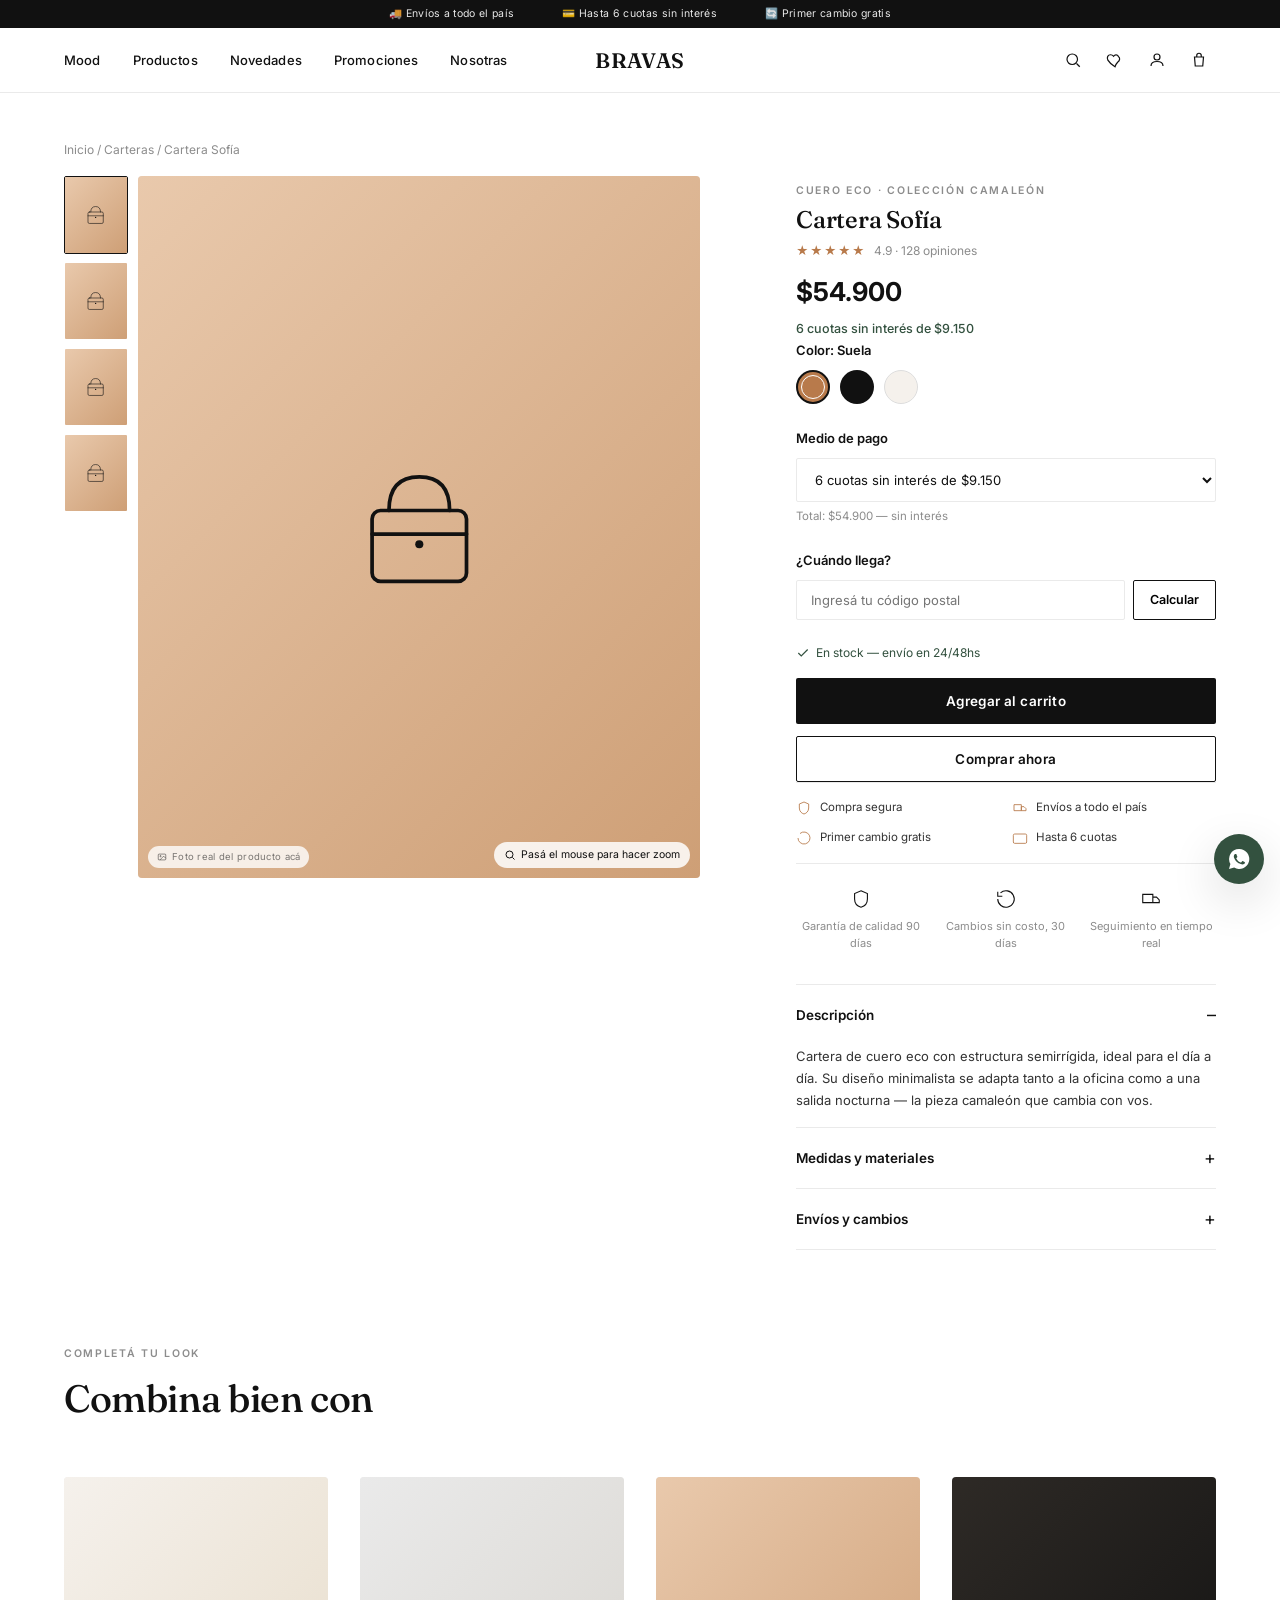
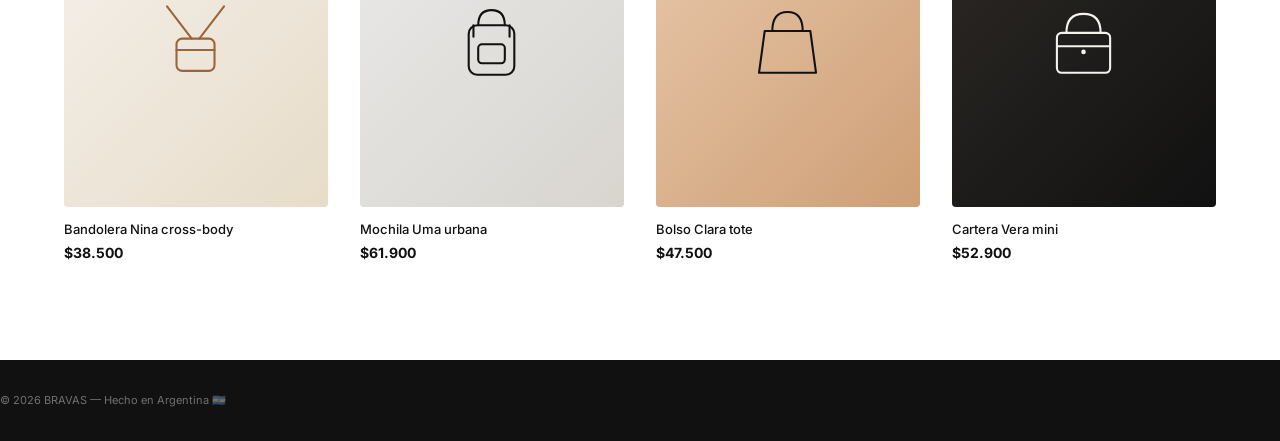
<file: producto.html>
<!DOCTYPE html>
<html lang="es-AR">
<head>
<meta charset="UTF-8">
<meta name="viewport" content="width=device-width, initial-scale=1.0">
<title>Cartera Sofía — cuero eco | BRAVAS</title>
<link rel="stylesheet" href="styles.css">
<style>
  .pdp{ padding-top:var(--sp-5); padding-bottom:var(--sp-9); }
  .breadcrumb{ font-size:12px; color:var(--gray-dark); margin-bottom:var(--sp-4); }
  .breadcrumb a{ color:var(--gray-dark); }

  /* Galería vertical con zoom */
  .pdp-grid{ display:flex; flex-direction:column; gap:var(--sp-6); }
  .pdp-gallery{ display:flex; flex-direction:column-reverse; gap:10px; }
  .pdp-thumbs{ display:flex; gap:8px; overflow-x:auto; }
  .pdp-thumb{ width:58px; height:70px; border-radius:var(--radius-sm); overflow:hidden; position:relative; border:1.5px solid transparent; flex-shrink:0; background:none; padding:0; }
  .pdp-thumb img{ width:100%; height:100%; object-fit:cover; }
  .pdp-thumb.active{ border-color:var(--black); }
  .pdp-zoom{ position:relative; aspect-ratio:4/5; border-radius:var(--radius-md); overflow:hidden; cursor:zoom-in; background:var(--gray); }
  .pdp-zoom img{ width:100%; height:100%; object-fit:cover; transition:transform .35s var(--ease); transform-origin:center; }
  .pdp-zoom:hover img{ transform:scale(1.5); }
  .pdp-zoom-hint{ position:absolute; bottom:10px; right:10px; background:rgba(255,255,255,0.85); font-size:10.5px; padding:5px 10px; border-radius:var(--radius-pill); display:flex; align-items:center; gap:5px; pointer-events:none; }
  .pdp-zoom-hint svg{ width:12px; height:12px; }

  .pdp-info h1{ font-size:24px; margin-bottom:4px; }
  .pdp-rating{ display:flex; align-items:center; gap:8px; font-size:12px; color:var(--gray-dark); margin-bottom:var(--sp-3); }
  .pdp-rating .stars{ color:var(--suela); letter-spacing:1px; }
  .pdp-price-block{ display:flex; align-items:baseline; gap:10px; margin-bottom:2px; }
  .pdp-price{ font-size:26px; font-weight:700; }
  .pdp-installments{ font-size:12.5px; color:var(--success); font-weight:500; margin-bottom:var(--sp-5); }

  .option-group{ margin-bottom:var(--sp-5); }
  .option-label{ font-size:13px; font-weight:600; margin-bottom:10px; display:flex; justify-content:space-between; }
  .color-options{ display:flex; gap:10px; }
  .color-swatch{ width:34px; height:34px; border-radius:50%; border:2px solid transparent; cursor:pointer; position:relative; }
  .color-swatch.active{ border-color:var(--black); }
  .color-swatch.active::after{ content:''; position:absolute; inset:3px; border-radius:50%; border:1.5px solid var(--white); }

  /* Selector de cuotas */
  .installments-select{ width:100%; padding:12px 14px; border:1px solid var(--gray); border-radius:var(--radius-sm); font-family:inherit; font-size:13px; background:var(--white); color:var(--black); }
  .installments-detail{ font-size:11.5px; color:var(--gray-dark); margin-top:6px; }

  /* Envío estimado */
  .shipping-check{ display:flex; gap:8px; margin-top:8px; }
  .shipping-check input{ flex:1; padding:11px 14px; border:1px solid var(--gray); border-radius:var(--radius-sm); font-family:inherit; font-size:13px; }
  .shipping-check button{ padding:11px 16px; border:1px solid var(--black); background:var(--white); border-radius:var(--radius-sm); font-size:12.5px; font-weight:600; }
  .shipping-result{ font-size:12px; color:var(--success); margin-top:8px; display:none; align-items:center; gap:6px; }
  .shipping-result.is-visible{ display:flex; }
  .shipping-result svg{ width:14px; height:14px; }

  .stock-note{ font-size:12px; color:var(--success); display:flex; align-items:center; gap:6px; margin-bottom:var(--sp-4); }
  .stock-note svg{ width:14px; height:14px; }
  .sticky-cta{ display:flex; flex-direction:column; gap:var(--sp-3); }

  .guarantee-row{ display:flex; gap:var(--sp-4); padding:var(--sp-5) 0; }
  .guarantee-item{ flex:1; display:flex; flex-direction:column; align-items:center; text-align:center; gap:8px; }
  .guarantee-item svg{ width:22px; height:22px; stroke-width:1.2; color:var(--black); }
  .guarantee-item span{ font-size:11px; color:var(--gray-dark); }

  .accordion{ border-top:1px solid var(--gray); margin-top:var(--sp-2); }
  .accordion-item{ border-bottom:1px solid var(--gray); }
  .accordion-item summary{ padding:var(--sp-4) 0; font-size:13.5px; font-weight:600; display:flex; justify-content:space-between; align-items:center; cursor:pointer; list-style:none; }
  .accordion-item summary::-webkit-details-marker{ display:none; }
  .accordion-item summary::after{ content:'+'; font-size:18px; font-weight:400; }
  .accordion-item[open] summary::after{ content:'–'; }
  .accordion-item p{ padding-bottom:var(--sp-4); font-size:13px; color:#333; line-height:1.7; }

  .mobile-sticky-bar{
    position:fixed; left:0; right:0; bottom:var(--tabbar-h); z-index:45;
    background:var(--white); border-top:1px solid var(--gray); padding:var(--sp-3) var(--sp-4);
    box-shadow:0 -8px 24px rgba(17,17,17,0.08); display:flex; align-items:center; gap:var(--sp-3);
  }
  .mobile-sticky-bar .info{ flex:1; }
  .mobile-sticky-bar .price{ font-weight:700; font-size:15px; }
  .mobile-sticky-bar .inst{ font-size:11px; color:var(--gray-dark); }

  @media (min-width:1024px){
    .mobile-sticky-bar{ display:none; }
    .pdp-grid{ flex-direction:row; gap:var(--sp-9); align-items:flex-start; }
    .pdp-gallery{ flex:1.1; flex-direction:row; position:sticky; top:calc(var(--header-h) + 32px); }
    .pdp-thumbs{ flex-direction:column; overflow-x:visible; overflow-y:auto; max-height:560px; }
    .pdp-thumb{ width:64px; height:78px; }
    .pdp-zoom{ flex:1; aspect-ratio:4/5; }
    .pdp-info{ flex:1; max-width:420px; }
    .pdp{ padding-top:var(--sp-7); }
    .guarantee-row{ padding-left:0; padding-right:0; }
  }
</style>
</head>
<body>

<div class="topbar">
  <div class="topbar-track">
    <span>🚚 Envíos a todo el país</span>
    <span>💳 Hasta 6 cuotas sin interés</span>
    <span>🔄 Primer cambio gratis</span>
  </div>
</div>

<header class="site-header">
  <div class="container header-row">
    <div class="header-side">
      <button class="icon-btn hide-desktop" id="openMenu" aria-label="Abrir menú">
        <svg viewBox="0 0 24 24" fill="none" stroke="currentColor" stroke-width="1.6"><path d="M3 6h18M3 12h18M3 18h18"/></svg>
      </button>
      <nav class="nav-desktop hide-mobile">
        <div class="nav-item">
          <a href="index.html#mood">Mood</a>
          <div class="mega-menu">
            <a href="index.html#mood">✨ Oficina</a><a href="index.html#mood">🏙 Ciudad</a><a href="index.html#mood">🌙 Noche</a><a href="index.html#mood">🏋 Movimiento</a><a href="index.html#mood">✈ Viajes</a>
          </div>
        </div>
        <div class="nav-item"><a href="index.html#mas-vendidas">Productos</a></div>
        <div class="nav-item"><a href="index.html#novedades">Novedades</a></div>
        <div class="nav-item"><a href="index.html">Promociones</a></div>
        <div class="nav-item"><a href="index.html">Nosotras</a></div>
      </nav>
    </div>
    <a href="index.html" class="logo">BRAVAS</a>
    <div class="header-side right">
      <button class="icon-btn hide-mobile" aria-label="Buscar"><svg viewBox="0 0 24 24" fill="none" stroke="currentColor" stroke-width="1.6"><circle cx="11" cy="11" r="7"/><path d="m21 21-4.3-4.3"/></svg></button>
      <button class="icon-btn hide-mobile" aria-label="Favoritos"><svg viewBox="0 0 24 24" fill="none" stroke="currentColor" stroke-width="1.6"><path d="M12 21s-7-4.4-9.5-8.8C.7 8.4 2.6 5 6 5c2 0 3.3 1 4 2 1.7-2 5-2.7 6.5.2C19 9 18.8 12.5 15.5 15 13 17.5 12 21 12 21Z"/></svg></button>
      <button class="icon-btn hide-mobile" aria-label="Mi cuenta"><svg viewBox="0 0 24 24" fill="none" stroke="currentColor" stroke-width="1.6"><circle cx="12" cy="8" r="4"/><path d="M4 20c0-4 3.6-6 8-6s8 2 8 6"/></svg></button>
      <button class="icon-btn" data-open-cart aria-label="Ver carrito">
        <svg viewBox="0 0 24 24" fill="none" stroke="currentColor" stroke-width="1.6"><path d="M6 8h12l-1 12H7L6 8Z"/><path d="M9 8V6a3 3 0 0 1 6 0v2"/></svg>
        <span class="cart-badge" data-cart-count style="display:none">0</span>
      </button>
    </div>
  </div>
</header>

<div class="drawer-overlay" id="menuOverlay"></div>
<nav class="menu-drawer" id="menuDrawer" aria-label="Menú principal">
  <div class="drawer-head">
    <span class="logo" style="font-size:18px;">BRAVAS</span>
    <button class="icon-btn" id="closeMenu" aria-label="Cerrar menú"><svg viewBox="0 0 24 24" fill="none" stroke="currentColor" stroke-width="1.6"><path d="M6 6l12 12M18 6 6 18"/></svg></button>
  </div>
  <ul class="menu-list">
    <li>
      <button class="menu-list-toggle" data-target="submenu-mood">Mood<svg viewBox="0 0 24 24" fill="none" stroke="currentColor" stroke-width="1.6"><path d="m6 9 6 6 6-6"/></svg></button>
      <ul class="submenu" id="submenu-mood">
        <li><a href="index.html#mood">✨ Oficina</a></li><li><a href="index.html#mood">🏙 Ciudad</a></li><li><a href="index.html#mood">🌙 Noche</a></li><li><a href="index.html#mood">🏋 Movimiento</a></li><li><a href="index.html#mood">✈ Viajes</a></li>
      </ul>
    </li>
    <li><a href="index.html#mas-vendidas">Productos <span>›</span></a></li>
    <li><a href="index.html#novedades">Novedades <span>›</span></a></li>
    <li><a href="index.html" style="color:var(--suela);">Promociones <span>›</span></a></li>
    <li><a href="index.html">Nosotras <span>›</span></a></li>
  </ul>
</nav>

<main class="pdp">
  <div class="container">
    <p class="breadcrumb"><a href="index.html">Inicio</a> / <a href="index.html#mas-vendidas">Carteras</a> / Cartera Sofía</p>

    <div class="pdp-grid">

      <!-- GALERÍA VERTICAL CON ZOOM -->
      <div class="pdp-gallery">
        <div class="pdp-thumbs">
          <button class="pdp-thumb active" aria-label="Ver foto 1"><div class="bag-illo tint-suela"><svg viewBox="0 0 100 100" fill="none" stroke="currentColor" stroke-width="2.2" stroke-linecap="round" stroke-linejoin="round"><path d="M32 40 Q32 20 50 20 Q68 20 68 40"/><rect x="22" y="40" width="56" height="42" rx="5"/><path d="M22 54 h56"/><circle cx="50" cy="60" r="2.4" fill="currentColor" stroke="none"/></svg></div></button>
          <button class="pdp-thumb" aria-label="Ver foto 2"><div class="bag-illo tint-suela"><svg viewBox="0 0 100 100" fill="none" stroke="currentColor" stroke-width="2.2" stroke-linecap="round" stroke-linejoin="round"><path d="M32 40 Q32 20 50 20 Q68 20 68 40"/><rect x="22" y="40" width="56" height="42" rx="5"/><path d="M22 54 h56"/><circle cx="50" cy="60" r="2.4" fill="currentColor" stroke="none"/></svg></div></button>
          <button class="pdp-thumb" aria-label="Ver foto 3"><div class="bag-illo tint-suela"><svg viewBox="0 0 100 100" fill="none" stroke="currentColor" stroke-width="2.2" stroke-linecap="round" stroke-linejoin="round"><path d="M32 40 Q32 20 50 20 Q68 20 68 40"/><rect x="22" y="40" width="56" height="42" rx="5"/><path d="M22 54 h56"/><circle cx="50" cy="60" r="2.4" fill="currentColor" stroke="none"/></svg></div></button>
          <button class="pdp-thumb" aria-label="Ver foto 4"><div class="bag-illo tint-suela"><svg viewBox="0 0 100 100" fill="none" stroke="currentColor" stroke-width="2.2" stroke-linecap="round" stroke-linejoin="round"><path d="M32 40 Q32 20 50 20 Q68 20 68 40"/><rect x="22" y="40" width="56" height="42" rx="5"/><path d="M22 54 h56"/><circle cx="50" cy="60" r="2.4" fill="currentColor" stroke="none"/></svg></div></button>
        </div>
        <div class="pdp-zoom" id="pdpZoom">
          <div class="bag-illo tint-suela"><svg viewBox="0 0 100 100" fill="none" stroke="currentColor" stroke-width="2.2" stroke-linecap="round" stroke-linejoin="round"><path d="M32 40 Q32 20 50 20 Q68 20 68 40"/><rect x="22" y="40" width="56" height="42" rx="5"/><path d="M22 54 h56"/><circle cx="50" cy="60" r="2.4" fill="currentColor" stroke="none"/></svg></div>
          <span class="ref-note"><svg viewBox="0 0 24 24" fill="none" stroke="currentColor" stroke-width="2"><rect x="3" y="5" width="18" height="14" rx="2"/><circle cx="8.5" cy="10" r="1.5"/><path d="m21 15-5-5-9 9"/></svg>Foto real del producto acá</span>
          <span class="pdp-zoom-hint hide-mobile"><svg viewBox="0 0 24 24" fill="none" stroke="currentColor" stroke-width="2"><circle cx="11" cy="11" r="7"/><path d="m21 21-4.3-4.3"/></svg>Pasá el mouse para hacer zoom</span>
        </div>
      </div>

      <!-- INFO / COMPRA -->
      <div class="pdp-info">
        <span class="eyebrow">Cuero eco · Colección camaleón</span>
        <h1>Cartera Sofía</h1>
        <div class="pdp-rating"><span class="stars">★★★★★</span><span>4.9 · 128 opiniones</span></div>

        <div class="pdp-price-block"><span class="pdp-price">$54.900</span></div>
        <span class="pdp-installments">6 cuotas sin interés de $9.150</span>

        <div class="option-group">
          <div class="option-label"><span>Color: Suela</span></div>
          <div class="color-options">
            <button class="color-swatch active" style="background:#B87A4B" aria-label="Suela"></button>
            <button class="color-swatch" style="background:#111111" aria-label="Negro"></button>
            <button class="color-swatch" style="background:#F5F1EC; border:1px solid #ddd;" aria-label="Beige"></button>
          </div>
        </div>

        <div class="option-group">
          <div class="option-label"><span>Medio de pago</span></div>
          <select class="installments-select" id="installmentsSelect">
            <option value="1">Pago único — $54.900</option>
            <option value="3">3 cuotas sin interés de $18.300</option>
            <option value="6" selected>6 cuotas sin interés de $9.150</option>
            <option value="12">12 cuotas de $5.902 (con interés)</option>
          </select>
          <div class="installments-detail" id="installmentsDetail">Total: $54.900</div>
        </div>

        <div class="option-group">
          <div class="option-label"><span>¿Cuándo llega?</span></div>
          <div class="shipping-check">
            <input type="text" id="cpInput" placeholder="Ingresá tu código postal" inputmode="numeric">
            <button type="button" id="cpCheckBtn">Calcular</button>
          </div>
          <div class="shipping-result" id="shippingResult">
            <svg viewBox="0 0 24 24" fill="none" stroke="currentColor" stroke-width="2"><path d="M3 7h11v9H3zM14 10h4l3 3v3h-7z"/></svg>
            <span id="shippingText">Llega en 2 a 4 días hábiles</span>
          </div>
        </div>

        <div class="stock-note"><svg viewBox="0 0 24 24" fill="none" stroke="currentColor" stroke-width="2"><path d="M20 6 9 17l-5-5"/></svg>En stock — envío en 24/48hs</div>

        <div class="sticky-cta hide-mobile">
          <button class="btn btn-primary btn-block" data-add-to-cart data-id="cartera-sofia" data-name="Cartera Sofía" data-price="54900" data-variant="Suela" data-icon="cartera" data-tint="tint-suela">Agregar al carrito</button>
          <button class="btn btn-outline btn-block">Comprar ahora</button>
        </div>

        <div class="trust-badges">
          <span><svg viewBox="0 0 24 24" fill="none" stroke="currentColor" stroke-width="1.8"><path d="M12 3l7 3v6c0 5-3.4 8-7 9-3.6-1-7-4-7-9V6l7-3Z"/></svg> Compra segura</span>
          <span><svg viewBox="0 0 24 24" fill="none" stroke="currentColor" stroke-width="1.8"><path d="M3 7h11v9H3zM14 10h4l3 3v3h-7z"/></svg> Envíos a todo el país</span>
          <span><svg viewBox="0 0 24 24" fill="none" stroke="currentColor" stroke-width="1.8"><path d="M3 12a9 9 0 1 0 3-6.7"/></svg> Primer cambio gratis</span>
          <span><svg viewBox="0 0 24 24" fill="none" stroke="currentColor" stroke-width="1.8"><rect x="2" y="6" width="20" height="14" rx="2"/></svg> Hasta 6 cuotas</span>
        </div>

        <div class="guarantee-row">
          <div class="guarantee-item"><svg viewBox="0 0 24 24" fill="none" stroke="currentColor"><path d="M12 3l7 3v6c0 5-3.4 8-7 9-3.6-1-7-4-7-9V6l7-3Z"/></svg><span>Garantía de calidad 90 días</span></div>
          <div class="guarantee-item"><svg viewBox="0 0 24 24" fill="none" stroke="currentColor"><path d="M3 12a9 9 0 1 0 3-6.7"/><path d="M3 4v5h5"/></svg><span>Cambios sin costo, 30 días</span></div>
          <div class="guarantee-item"><svg viewBox="0 0 24 24" fill="none" stroke="currentColor"><path d="M3 7h11v9H3zM14 10h4l3 3v3h-7z"/></svg><span>Seguimiento en tiempo real</span></div>
        </div>

        <div class="accordion">
          <details class="accordion-item" open>
            <summary>Descripción</summary>
            <p>Cartera de cuero eco con estructura semirrígida, ideal para el día a día. Su diseño minimalista se adapta tanto a la oficina como a una salida nocturna — la pieza camaleón que cambia con vos.</p>
          </details>
          <details class="accordion-item">
            <summary>Medidas y materiales</summary>
            <p>28cm x 20cm x 10cm. Cuero eco premium, herrajes dorados, forro interno antimanchas. Correa desmontable de 110cm.</p>
          </details>
          <details class="accordion-item">
            <summary>Envíos y cambios</summary>
            <p>Envío a todo el país en 24/48hs en CABA y GBA, 3 a 5 días hábiles en el resto del país. Primer cambio de talle o color sin costo dentro de los 30 días.</p>
          </details>
        </div>
      </div>
    </div>

    <!-- CROSS-SELL -->
    <section class="section" style="padding-bottom:0;">
      <div class="section-head"><span class="eyebrow">Completá tu look</span><h2>Combina bien con</h2></div>
      <div class="product-grid">
        <article class="product-card">
          <a href="producto.html" class="product-media">
            <div class="bag-illo tint-beige"><svg viewBox="0 0 100 100" fill="none" stroke="currentColor" stroke-width="2.2" stroke-linecap="round" stroke-linejoin="round"><path d="M20 12 L46 46"/><path d="M80 12 L54 46"/><rect x="30" y="46" width="40" height="34" rx="6"/><path d="M30 58 h40"/></svg></div>
            
            <div class="product-quickadd"><button class="btn btn-primary btn-block btn-sm" data-add-to-cart data-id="bandolera-nina" data-name="Bandolera Nina" data-price="38500" data-variant="Negro" data-icon="bandolera" data-tint="tint-beige">Agregar</button></div>
          </a>
          <div class="product-info"><span class="product-name">Bandolera Nina cross-body</span><div class="product-price-row"><span class="product-price">$38.500</span></div></div>
        </article>
        <article class="product-card">
          <a href="producto.html" class="product-media">
            <div class="bag-illo tint-mist"><svg viewBox="0 0 100 100" fill="none" stroke="currentColor" stroke-width="2.2" stroke-linecap="round" stroke-linejoin="round"><path d="M36 32 Q36 16 50 16 Q64 16 64 32"/><rect x="26" y="32" width="48" height="52" rx="9"/><rect x="36" y="52" width="28" height="20" rx="4"/><path d="M31 32 v12"/><path d="M69 32 v12"/></svg></div>
            
            <div class="product-quickadd"><button class="btn btn-primary btn-block btn-sm" data-add-to-cart data-id="mochila-uma" data-name="Mochila Uma" data-price="61900" data-variant="Beige" data-icon="mochila" data-tint="tint-mist">Agregar</button></div>
          </a>
          <div class="product-info"><span class="product-name">Mochila Uma urbana</span><div class="product-price-row"><span class="product-price">$61.900</span></div></div>
        </article>
        <article class="product-card">
          <a href="producto.html" class="product-media">
            <div class="bag-illo tint-suela"><svg viewBox="0 0 100 100" fill="none" stroke="currentColor" stroke-width="2.2" stroke-linecap="round" stroke-linejoin="round"><path d="M34 38 Q34 18 50 18 Q66 18 66 38"/><path d="M26 38 L20 82 h60 L74 38 Z"/></svg></div>
            
            <div class="product-quickadd"><button class="btn btn-primary btn-block btn-sm" data-add-to-cart data-id="bolso-clara" data-name="Bolso Clara" data-price="47500" data-variant="Suela" data-icon="tote" data-tint="tint-suela">Agregar</button></div>
          </a>
          <div class="product-info"><span class="product-name">Bolso Clara tote</span><div class="product-price-row"><span class="product-price">$47.500</span></div></div>
        </article>
        <article class="product-card">
          <a href="producto.html" class="product-media">
            <div class="bag-illo tint-black"><svg viewBox="0 0 100 100" fill="none" stroke="currentColor" stroke-width="2.2" stroke-linecap="round" stroke-linejoin="round"><path d="M32 40 Q32 20 50 20 Q68 20 68 40"/><rect x="22" y="40" width="56" height="42" rx="5"/><path d="M22 54 h56"/><circle cx="50" cy="60" r="2.4" fill="currentColor" stroke="none"/></svg></div>
            
            <div class="product-quickadd"><button class="btn btn-primary btn-block btn-sm" data-add-to-cart data-id="cartera-vera" data-name="Cartera Vera" data-price="52900" data-variant="Negro" data-icon="cartera" data-tint="tint-black">Agregar</button></div>
          </a>
          <div class="product-info"><span class="product-name">Cartera Vera mini</span><div class="product-price-row"><span class="product-price">$52.900</span></div></div>
        </article>
      </div>
    </section>
  </div>
</main>

<footer class="site-footer">
  <div class="container footer-bottom" style="padding-top:var(--sp-6); padding-bottom:var(--sp-6);">
    <span class="footer-copy">© 2026 BRAVAS — Hecho en Argentina 🇦🇷</span>
  </div>
</footer>

<a class="whatsapp-fab" href="https://wa.me/5490000000000" target="_blank" aria-label="Escribinos por WhatsApp">
  <svg viewBox="0 0 24 24" fill="currentColor"><path d="M12 2a10 10 0 0 0-8.6 15L2 22l5.2-1.4A10 10 0 1 0 12 2Zm5.7 14.2c-.2.6-1.3 1.2-1.8 1.2-.5.1-1 .1-3.3-.8-2.8-1.1-4.6-4-4.7-4.2-.1-.2-1.1-1.5-1.1-2.8s.7-2 .9-2.3c.2-.2.5-.3.7-.3h.5c.2 0 .4 0 .6.5.2.6.7 1.9.8 2 .1.2.1.4 0 .6-.1.2-.2.3-.3.5-.2.2-.3.3-.5.5-.2.2-.3.4-.1.7.2.3.8 1.3 1.7 2.1 1.2 1 2.1 1.4 2.5 1.5.3.1.5.1.7-.1.2-.2.7-.8.9-1.1.2-.3.4-.2.6-.1.2.1 1.5.7 1.7.8.2.1.4.2.4.3.1.2.1.7-.1 1.2Z"/></svg>
</a>

<div class="mobile-sticky-bar">
  <div class="info"><div class="price" id="stickyPrice">$54.900</div><div class="inst" id="stickyInst">6 cuotas de $9.150</div></div>
  <button class="btn btn-primary" data-add-to-cart data-id="cartera-sofia" data-name="Cartera Sofía" data-price="54900" data-variant="Suela" data-icon="cartera" data-tint="tint-suela">Agregar</button>
</div>

<aside class="cart-drawer" id="cartDrawer" aria-label="Carrito de compras">
  <div class="cart-head"><h3>Tu carrito</h3><button class="icon-btn" id="closeCart" aria-label="Cerrar carrito"><svg viewBox="0 0 24 24" fill="none" stroke="currentColor" stroke-width="1.6"><path d="M6 6l12 12M18 6 6 18"/></svg></button></div>
  <div class="cart-items" id="cartItems"></div>
  <div class="cart-foot">
    <div class="cart-trust-mini">
      <span><svg viewBox="0 0 24 24" fill="none" stroke="currentColor" stroke-width="1.8"><path d="M12 3l7 3v6c0 5-3.4 8-7 9-3.6-1-7-4-7-9V6l7-3Z"/></svg> Compra segura</span>
      <span><svg viewBox="0 0 24 24" fill="none" stroke="currentColor" stroke-width="1.8"><path d="M3 7h11v9H3zM14 10h4l3 3v3h-7z"/></svg> Envíos a todo el país</span>
      <span><svg viewBox="0 0 24 24" fill="none" stroke="currentColor" stroke-width="1.8"><path d="M3 12a9 9 0 1 0 3-6.7"/></svg> Primer cambio gratis</span>
    </div>
    <div class="cart-subtotal-row"><span>Subtotal</span><span id="cartSubtotal">$0</span></div>
    <a href="#" class="btn btn-primary btn-block">Finalizar compra</a>
  </div>
</aside>

<div class="toast" id="toast"></div>

<nav class="tab-bar" aria-label="Navegación principal móvil">
  <a href="index.html" class="tab-item"><svg viewBox="0 0 24 24" fill="none" stroke="currentColor" stroke-width="1.6"><path d="m3 10 9-7 9 7"/><path d="M5 9v11h14V9"/></svg>Inicio</a>
  <button class="tab-item hide-desktop" data-tab-action="menu"><svg viewBox="0 0 24 24" fill="none" stroke="currentColor" stroke-width="1.6"><circle cx="11" cy="11" r="7"/><path d="m21 21-4.3-4.3"/></svg>Buscar</button>
  <a href="#" class="tab-item active"><svg viewBox="0 0 24 24" fill="none" stroke="currentColor" stroke-width="1.6"><path d="M12 21s-7-4.4-9.5-8.8C.7 8.4 2.6 5 6 5c2 0 3.3 1 4 2 1.7-2 5-2.7 6.5.2C19 9 18.8 12.5 15.5 15 13 17.5 12 21 12 21Z"/></svg>Favoritos</a>
  <button class="tab-item" data-tab-action="cart"><svg viewBox="0 0 24 24" fill="none" stroke="currentColor" stroke-width="1.6"><path d="M6 8h12l-1 12H7L6 8Z"/><path d="M9 8V6a3 3 0 0 1 6 0v2"/></svg>Carrito<span class="cart-badge" data-cart-count style="display:none">0</span></button>
  <a href="#" class="tab-item"><svg viewBox="0 0 24 24" fill="none" stroke="currentColor" stroke-width="1.6"><circle cx="12" cy="8" r="4"/><path d="M4 20c0-4 3.6-6 8-6s8 2 8 6"/></svg>Cuenta</a>
</nav>

<script src="script.js"></script>
<script>
  // Color
  document.querySelectorAll('.color-swatch').forEach(sw => {
    sw.addEventListener('click', () => { document.querySelectorAll('.color-swatch').forEach(s => s.classList.remove('active')); sw.classList.add('active'); });
  });

  // Galería: click en miniatura marca cuál está activa
  // (con fotos reales, acá se debe reemplazar el contenido de #pdpZoom por la <img> correspondiente)
  document.querySelectorAll('.pdp-thumb').forEach(th => {
    th.addEventListener('click', () => {
      document.querySelectorAll('.pdp-thumb').forEach(t => t.classList.remove('active'));
      th.classList.add('active');
    });
  });

  // Selector de cuotas
  const BASE_PRICE = 54900;
  const installmentsSelect = document.getElementById('installmentsSelect');
  const installmentsDetail = document.getElementById('installmentsDetail');
  const stickyPrice = document.getElementById('stickyPrice');
  const stickyInst = document.getElementById('stickyInst');
  function fmt(n){ return '$' + Math.round(n).toLocaleString('es-AR'); }
  function updateInstallments(){
    const n = Number(installmentsSelect.value);
    if(n === 1){ installmentsDetail.textContent = `Total: ${fmt(BASE_PRICE)}`; stickyInst.textContent = 'Pago único'; }
    else if(n === 12){ const total = BASE_PRICE * 1.29; installmentsDetail.textContent = `Total: ${fmt(total)} (CFT incluido)`; stickyInst.textContent = `12 cuotas de ${fmt(total/12)}`; }
    else { installmentsDetail.textContent = `Total: ${fmt(BASE_PRICE)} — sin interés`; stickyInst.textContent = `${n} cuotas de ${fmt(BASE_PRICE/n)}`; }
  }
  installmentsSelect?.addEventListener('change', updateInstallments);
  updateInstallments();

  // Envío estimado (simulación)
  document.getElementById('cpCheckBtn')?.addEventListener('click', () => {
    const cp = document.getElementById('cpInput').value.trim();
    const resultEl = document.getElementById('shippingResult');
    const textEl = document.getElementById('shippingText');
    if(!cp){ return; }
    const isCaba = /^1[0-4]\d{2}$/.test(cp);
    textEl.textContent = isCaba ? 'Llega en 24 a 48hs a tu domicilio' : 'Llega en 3 a 5 días hábiles a tu domicilio';
    resultEl.classList.add('is-visible');
  });
</script>
</body>
</html>
</file>
<file: styles.css>
/* ============================================================
   BRAVAS — Design System v2
   Mobile-first. Editorial. Premium accesible. Alta conversión.
   ============================================================ */

@import url('https://fonts.googleapis.com/css2?family=Fraunces:ital,opsz,wght@0,9..144,400;0,9..144,500;0,9..144,600;1,9..144,400&family=Inter:wght@400;500;600;700&display=swap');

:root{
  --black:#111111;
  --white:#FFFFFF;
  --beige:#F5F1EC;
  --beige-2:#EDE6DB;
  --suela:#B87A4B;
  --suela-dark:#9C6539;
  --gray:#EAEAEA;
  --gray-dark:#8C8C8C;
  --success:#33513F;

  --font-display:'Fraunces', serif;
  --font-body:'Inter', sans-serif;

  --sp-1:4px; --sp-2:8px; --sp-3:12px; --sp-4:16px; --sp-5:24px;
  --sp-6:32px; --sp-7:48px; --sp-8:64px; --sp-9:96px; --sp-10:140px;

  --radius-sm:2px;
  --radius-md:4px;
  --radius-pill:999px;
  --shadow-sm:0 1px 3px rgba(17,17,17,0.06);
  --shadow-md:0 8px 24px rgba(17,17,17,0.08);
  --shadow-lg:0 16px 48px rgba(17,17,17,0.14);

  --container:1320px;
  --ease: cubic-bezier(.4,0,.2,1);
  --header-h: 56px;
  --tabbar-h: 60px;
}

*,*::before,*::after{ box-sizing:border-box; }
html{ scroll-behavior:smooth; }
body{
  margin:0;
  font-family:var(--font-body);
  color:var(--black);
  background:var(--white);
  -webkit-font-smoothing:antialiased;
  line-height:1.55;
  padding-bottom:var(--tabbar-h);
}
@media (min-width:1024px){ body{ padding-bottom:0; } }

img{ max-width:100%; display:block; }
a{ color:inherit; text-decoration:none; }
button{ font-family:inherit; cursor:pointer; }
ul{ list-style:none; margin:0; padding:0; }
h1,h2,h3,h4{ font-family:var(--font-display); margin:0; font-weight:500; letter-spacing:-0.01em; }
p{ margin:0; }

:focus-visible{ outline:2px solid var(--suela); outline-offset:3px; }

@media (prefers-reduced-motion: reduce){
  *{ animation-duration:0.001ms !important; transition-duration:0.001ms !important; scroll-behavior:auto !important; }
}

.container{ width:100%; max-width:var(--container); margin:0 auto; padding:0 var(--sp-4); }
@media (min-width:1024px){ .container{ padding:0 var(--sp-8); } }

.eyebrow{ font-size:10.5px; letter-spacing:0.16em; text-transform:uppercase; color:var(--gray-dark); font-weight:600; }

/* ---------- Fade-in en scroll (microinteracción sutil) ---------- */
.reveal{ opacity:0; transform:translateY(14px); transition:opacity .7s var(--ease), transform .7s var(--ease); }
.reveal.is-visible{ opacity:1; transform:translateY(0); }

/* ---------- Botones ---------- */
.btn{
  display:inline-flex; align-items:center; justify-content:center; gap:var(--sp-2);
  padding:14px 30px; font-size:13.5px; font-weight:600; letter-spacing:0.03em;
  border-radius:var(--radius-sm); border:1px solid transparent;
  transition:background .25s var(--ease), color .25s var(--ease), border-color .25s var(--ease), transform .15s var(--ease);
  white-space:nowrap;
}
.btn:active{ transform:scale(.97); }
.btn-primary{ background:var(--black); color:var(--white); }
.btn-primary:hover{ background:var(--suela-dark); }
.btn-outline{ background:transparent; color:var(--black); border-color:var(--black); }
.btn-outline:hover{ background:var(--black); color:var(--white); }
.btn-block{ width:100%; }
.btn-sm{ padding:10px 18px; font-size:12.5px; }

/* ============================================================
   TOPBAR — fino
   ============================================================ */
.topbar{ background:var(--black); color:var(--white); }
.topbar-track{ display:flex; overflow:hidden; white-space:nowrap; }
.topbar-track span{
  font-size:10.5px; letter-spacing:0.03em; padding:6px var(--sp-5);
  display:flex; align-items:center; gap:6px; flex-shrink:0; opacity:.9;
}
@media (min-width:768px){ .topbar-track{ justify-content:center; } }

/* ============================================================
   HEADER — compacto
   ============================================================ */
.site-header{
  position:sticky; top:0; z-index:50;
  background:rgba(255,255,255,0.94);
  backdrop-filter:saturate(180%) blur(10px);
  border-bottom:1px solid var(--gray);
}
.header-row{ display:flex; align-items:center; justify-content:space-between; height:var(--header-h); }
.header-side{ display:flex; align-items:center; gap:var(--sp-2); flex:1; }
.header-side.right{ justify-content:flex-end; }

.icon-btn{
  background:none; border:none; padding:8px; display:flex; align-items:center; justify-content:center;
  position:relative; color:var(--black); transition:opacity .2s var(--ease);
}
.icon-btn:hover{ opacity:.6; }
.icon-btn svg{ width:18px; height:18px; }

.logo{ font-family:var(--font-display); font-size:19px; font-weight:600; letter-spacing:0.02em; }

.cart-badge{
  position:absolute; top:2px; right:2px; background:var(--suela); color:var(--white);
  font-size:9px; font-weight:700; min-width:15px; height:15px; border-radius:var(--radius-pill);
  display:flex; align-items:center; justify-content:center; padding:0 3px;
}

.nav-desktop{ display:none; }
@media (min-width:1024px){
  :root{ --header-h:64px; }
  .nav-desktop{ display:flex; gap:var(--sp-6); font-size:13px; font-weight:500; letter-spacing:0.01em; }
  .nav-item{ position:relative; padding:4px 0; }
  .nav-item > a::after{
    content:''; position:absolute; left:0; bottom:-3px; width:0; height:1px; background:var(--suela);
    transition:width .3s var(--ease);
  }
  .nav-item:hover > a::after{ width:100%; }
  .logo{ font-size:21px; }
  .hide-desktop{ display:none !important; }
}
.hide-mobile{ display:none; }
@media (min-width:1024px){ .hide-mobile{ display:flex; } }

/* ---------- Mega-menú (nivel 2, desktop) ---------- */
.mega-menu{
  position:absolute; top:calc(100% + 1px); left:50%; transform:translateX(-50%) translateY(6px);
  background:var(--white); border:1px solid var(--gray); box-shadow:var(--shadow-md);
  min-width:220px; padding:var(--sp-4); opacity:0; pointer-events:none;
  transition:opacity .2s var(--ease), transform .2s var(--ease);
  display:flex; flex-direction:column; gap:2px;
}
.nav-item:hover .mega-menu{ opacity:1; pointer-events:auto; transform:translateX(-50%) translateY(0); }
.mega-menu a{ font-size:13px; padding:9px 10px; border-radius:var(--radius-sm); transition:background .2s var(--ease); }
.mega-menu a:hover{ background:var(--beige); }

/* ============================================================
   MENÚ MOBILE (drawer, dos niveles)
   ============================================================ */
.drawer-overlay{
  position:fixed; inset:0; background:rgba(17,17,17,0.45); opacity:0; pointer-events:none;
  transition:opacity .3s var(--ease); z-index:60;
}
.drawer-overlay.is-open{ opacity:1; pointer-events:auto; }

.menu-drawer{
  position:fixed; top:0; left:0; bottom:0; width:min(86vw, 380px); background:var(--white);
  transform:translateX(-100%); transition:transform .35s var(--ease); z-index:61;
  overflow-y:auto; display:flex; flex-direction:column;
}
.menu-drawer.is-open{ transform:translateX(0); }
.drawer-head{ display:flex; align-items:center; justify-content:space-between; padding:var(--sp-4); border-bottom:1px solid var(--gray); }
.menu-list{ padding:var(--sp-4); flex:1; }
.menu-list > li{ border-bottom:1px solid var(--gray); }
.menu-list a, .menu-list-toggle{
  display:flex; justify-content:space-between; align-items:center; width:100%;
  padding:var(--sp-4) var(--sp-1); font-size:16px; font-weight:500; background:none; border:none; text-align:left;
  color:var(--black); font-family:inherit;
}
.menu-list-toggle svg{ width:15px; height:15px; transition:transform .3s var(--ease); }
.menu-list-toggle.is-open svg{ transform:rotate(180deg); }
.submenu{ max-height:0; overflow:hidden; transition:max-height .35s var(--ease); }
.submenu.is-open{ max-height:340px; }
.submenu li a{ padding:12px var(--sp-1) 12px var(--sp-5); font-size:14px; font-weight:400; color:#444; }
.drawer-foot{ padding:var(--sp-4); border-top:1px solid var(--gray); font-size:12px; color:var(--gray-dark); display:flex; flex-direction:column; gap:8px; }

/* ============================================================
   BOTTOM TAB BAR — mobile
   ============================================================ */
.tab-bar{
  position:fixed; left:0; right:0; bottom:0; z-index:55;
  background:rgba(255,255,255,0.97); backdrop-filter:blur(10px);
  border-top:1px solid var(--gray);
  display:flex; height:var(--tabbar-h);
}
@media (min-width:1024px){ .tab-bar{ display:none; } }
.tab-item{
  flex:1; display:flex; flex-direction:column; align-items:center; justify-content:center; gap:3px;
  background:none; border:none; color:var(--gray-dark); font-size:10px; font-weight:500; position:relative;
  transition:color .2s var(--ease);
}
.tab-item svg{ width:21px; height:21px; }
.tab-item.active{ color:var(--black); }
.tab-item .cart-badge{ top:2px; right:calc(50% - 20px); }

/* ============================================================
   HERO — imagen única, pantalla completa
   ============================================================ */
.hero{
  position:relative; height:100svh; min-height:560px; display:flex; align-items:flex-end; overflow:hidden; background:var(--beige);
}
.hero-photo{ position:absolute; inset:0; }
.hero-photo img{ width:100%; height:100%; object-fit:cover; object-position:center 25%; }
.hero-photo::after{
  content:''; position:absolute; inset:0;
  background:linear-gradient(180deg, rgba(17,17,17,0) 35%, rgba(17,17,17,0.62) 100%);
}
.hero-content{ position:relative; z-index:2; padding:0 var(--sp-4) var(--sp-8); color:var(--white); max-width:540px; }
.hero-content .eyebrow{ color:rgba(255,255,255,0.8); }
.hero-content h1{
  font-size:clamp(30px, 8vw, 46px); line-height:1.08; margin:var(--sp-3) 0 var(--sp-4); display:inline-block;
}
.hero-content h1 .chameleon{
  background-image:linear-gradient(90deg, var(--suela), var(--beige), var(--suela));
  background-size:200% 100%; -webkit-background-clip:text; background-clip:text; color:transparent;
  animation:chameleon-shift 7s ease-in-out infinite;
}
@keyframes chameleon-shift{ 0%{background-position:0% 50%;} 50%{background-position:100% 50%;} 100%{background-position:0% 50%;} }
.hero-content p{ font-size:15px; color:rgba(255,255,255,0.88); margin-bottom:var(--sp-5); max-width:40ch; }
.hero-trust{ display:flex; flex-wrap:wrap; gap:var(--sp-2) var(--sp-5); margin-top:var(--sp-4); }
.hero-trust span{ font-size:12px; color:rgba(255,255,255,0.9); display:flex; align-items:center; gap:6px; }
.hero-trust svg{ width:13px; height:13px; color:var(--suela); flex-shrink:0; }
@media (min-width:1024px){ .hero{ align-items:center; } .hero-content{ padding:0 var(--sp-9); max-width:640px; } }

/* ============================================================
   BENEFICIOS — íconos finos
   ============================================================ */
.benefits{ border-bottom:1px solid var(--gray); }
.benefits-grid{ display:grid; grid-template-columns:repeat(2,1fr); }
.benefit-item{
  padding:var(--sp-6) var(--sp-3); display:flex; flex-direction:column; align-items:center; text-align:center; gap:10px;
  border-right:1px solid var(--gray); border-bottom:1px solid var(--gray);
}
.benefit-item:nth-child(2n){ border-right:none; }
.benefit-item:nth-last-child(-n+2){ border-bottom:none; }
.benefit-item svg{ width:20px; height:20px; stroke-width:1.1; color:var(--black); }
.benefit-item strong{ font-size:12px; font-weight:600; letter-spacing:.01em; }
.benefit-item small{ font-size:10.5px; color:var(--gray-dark); }
@media (min-width:768px){
  .benefits-grid{ grid-template-columns:repeat(4,1fr); }
  .benefit-item{ border-bottom:none !important; }
  .benefit-item:nth-child(4n){ border-right:none; }
  .benefit-item:nth-child(2n){ border-right:1px solid var(--gray); }
}

/* ============================================================
   SECCIONES — editorial, mucho aire
   ============================================================ */
.section{ padding:var(--sp-9) 0; }
.section-head{ display:flex; flex-direction:column; gap:var(--sp-2); margin-bottom:var(--sp-7); max-width:60ch; }
.section-head.center{ margin-left:auto; margin-right:auto; text-align:center; align-items:center; }
.section-head h2{ font-size:clamp(26px,5vw,38px); }
.section-head-row{ display:flex; align-items:flex-end; justify-content:space-between; gap:var(--sp-4); margin-bottom:var(--sp-7); }
.section-link{ font-size:12.5px; font-weight:600; border-bottom:1px solid var(--black); padding-bottom:2px; white-space:nowrap; }
.editorial-text{ font-family:var(--font-display); font-size:clamp(20px,3.4vw,28px); line-height:1.5; max-width:26ch; color:#222; }

/* ============================================================
   MOODS — magazine, bloques grandes = experiencias
   ============================================================ */
.mood-scroll{ display:flex; gap:var(--sp-3); overflow-x:auto; padding-bottom:var(--sp-2); scroll-snap-type:x mandatory; -ms-overflow-style:none; scrollbar-width:none; }
.mood-scroll::-webkit-scrollbar{ display:none; }
.mood-card{
  position:relative; flex:0 0 auto; width:74vw; max-width:320px; height:420px; border-radius:var(--radius-md);
  overflow:hidden; scroll-snap-align:start;
}
.mood-card img{ width:100%; height:100%; object-fit:cover; transition:transform .6s var(--ease); }
.mood-card:hover img{ transform:scale(1.05); }
.mood-card-overlay{
  position:absolute; inset:0; background:linear-gradient(180deg, rgba(17,17,17,0) 40%, rgba(17,17,17,0.6) 100%);
}
.mood-card-copy{ position:absolute; left:0; right:0; bottom:0; padding:var(--sp-5); color:var(--white); }
.mood-card-copy .eyebrow{ color:rgba(255,255,255,0.75); }
.mood-card-copy h3{ font-size:22px; margin-top:4px; }
.mood-card-copy p{ font-size:12.5px; color:rgba(255,255,255,0.85); margin-top:6px; max-width:24ch; }
@media (min-width:768px){
  .mood-scroll{ display:grid; grid-template-columns:repeat(4,1fr); grid-template-rows:220px 220px; overflow:visible; gap:var(--sp-3); }
  .mood-card{ width:auto; height:auto; }
  .mood-card:first-child{ grid-column:span 2; grid-row:span 2; }
}

/* ============================================================
   GRID DE PRODUCTOS + TARJETA — máx 4 por fila, hover elegante
   ============================================================ */
.product-grid{ display:grid; grid-template-columns:repeat(2,1fr); gap:var(--sp-5) var(--sp-3); }
@media (min-width:768px){ .product-grid{ grid-template-columns:repeat(3,1fr); gap:var(--sp-6); } }
@media (min-width:1200px){ .product-grid{ grid-template-columns:repeat(4,1fr); } }

.product-card{ display:flex; flex-direction:column; }
.product-media{ position:relative; aspect-ratio:4/5; border-radius:var(--radius-md); overflow:hidden; margin-bottom:var(--sp-3); background:var(--gray); display:block; }
.product-media img{ position:absolute; inset:0; width:100%; height:100%; object-fit:cover; transition:opacity .5s var(--ease), transform .6s var(--ease); }
.product-media img.img-alt{ opacity:0; }
.product-card:hover .product-media img.img-base{ opacity:0; }
.product-card:hover .product-media img.img-alt{ opacity:1; }
.product-card:hover .product-media img{ transform:scale(1.03); }

.product-tag{
  position:absolute; top:10px; left:10px; z-index:2; background:var(--white); color:var(--black);
  font-size:9.5px; font-weight:700; letter-spacing:.05em; text-transform:uppercase; padding:5px 10px; border-radius:var(--radius-pill);
}
.product-tag.suela{ background:var(--suela); color:var(--white); }
.product-tag.low-stock{ background:var(--black); color:var(--white); }
.product-wish{
  position:absolute; top:8px; right:8px; z-index:2; width:32px; height:32px; border-radius:50%;
  background:rgba(255,255,255,0.92); display:flex; align-items:center; justify-content:center; border:none;
  transition:transform .2s var(--ease);
}
.product-wish:hover{ transform:scale(1.08); }
.product-wish svg{ width:15px; height:15px; transition:fill .2s var(--ease), stroke .2s var(--ease); }
.product-wish.active svg{ fill:var(--suela); stroke:var(--suela); }
.product-quickadd{ position:absolute; left:10px; right:10px; bottom:10px; z-index:2; opacity:1; transform:translateY(0); transition:opacity .25s var(--ease), transform .25s var(--ease); }
@media (min-width:1024px){
  .product-quickadd{ opacity:0; transform:translateY(8px); }
  .product-card:hover .product-quickadd{ opacity:1; transform:translateY(0); }
}
.product-info{ display:flex; flex-direction:column; gap:3px; }
.product-name{ font-size:13px; font-weight:500; }
.product-price-row{ display:flex; align-items:baseline; gap:8px; }
.product-price{ font-size:14px; font-weight:700; }
.product-price-old{ font-size:11.5px; color:var(--gray-dark); text-decoration:line-through; }
.product-installments{ font-size:11px; color:var(--success); font-weight:500; }
.product-swatches{ display:flex; gap:5px; margin-top:4px; }
.swatch{ width:12px; height:12px; border-radius:50%; border:1px solid rgba(0,0,0,0.15); }

/* ============================================================
   BANNER EMOCIONAL
   ============================================================ */
.emotional-banner{ position:relative; min-height:64vh; display:flex; align-items:center; justify-content:center; text-align:center; overflow:hidden; }
.emotional-banner img{ position:absolute; inset:0; width:100%; height:100%; object-fit:cover; }
.emotional-banner::after{ content:''; position:absolute; inset:0; background:rgba(17,17,17,0.4); }
.emotional-content{ position:relative; z-index:2; color:var(--white); padding:0 var(--sp-5); }
.emotional-content h2{ font-size:clamp(24px,6vw,42px); line-height:1.3; max-width:16ch; margin:0 auto; }
.emotional-content .eyebrow{ color:rgba(255,255,255,0.75); margin-bottom:var(--sp-3); display:block; }

/* ============================================================
   OPINIONES
   ============================================================ */
.reviews-scroll{ display:flex; gap:var(--sp-4); overflow-x:auto; padding-bottom:var(--sp-2); -ms-overflow-style:none; scrollbar-width:none; }
.reviews-scroll::-webkit-scrollbar{ display:none; }
.review-card{ flex:0 0 auto; width:270px; background:var(--beige); border-radius:var(--radius-md); padding:var(--sp-5); display:flex; flex-direction:column; gap:var(--sp-3); }
.review-stars{ color:var(--suela); font-size:13px; letter-spacing:2px; }
.review-text{ font-size:13px; line-height:1.65; color:#333; }
.review-author{ display:flex; align-items:center; gap:var(--sp-2); }
.review-avatar{ width:32px; height:32px; border-radius:50%; overflow:hidden; flex-shrink:0; }
.review-avatar img{ width:100%; height:100%; object-fit:cover; }
.review-author strong{ font-size:12px; }
.review-author small{ display:block; font-size:10.5px; color:var(--gray-dark); }
@media (min-width:768px){ .reviews-scroll{ display:grid; grid-template-columns:repeat(3,1fr); overflow:visible; } .review-card{ width:auto; } }

/* ============================================================
   INSTAGRAM / UGC
   ============================================================ */
.ugc-grid{ display:grid; grid-template-columns:repeat(3,1fr); gap:2px; }
.ugc-item{ position:relative; aspect-ratio:1/1; overflow:hidden; }
.ugc-item img{ width:100%; height:100%; object-fit:cover; transition:transform .5s var(--ease); }
.ugc-item:hover img{ transform:scale(1.06); }
.ugc-item svg.ig-icon{ position:absolute; top:8px; right:8px; width:15px; height:15px; color:var(--white); opacity:.9; z-index:2; }
@media (min-width:768px){ .ugc-grid{ grid-template-columns:repeat(6,1fr); } }

/* ============================================================
   FOOTER — minimalista: newsletter, social, whatsapp, legal, pagos
   ============================================================ */
.site-footer{ background:var(--black); color:var(--white); }
.footer-newsletter{ padding:var(--sp-8) 0; border-bottom:1px solid rgba(255,255,255,0.12); text-align:center; }
.footer-newsletter h3{ font-size:22px; margin-bottom:8px; }
.footer-newsletter p{ font-size:13px; color:rgba(255,255,255,0.6); margin-bottom:var(--sp-5); }
.newsletter-form{ display:flex; max-width:380px; margin:0 auto; gap:8px; }
.newsletter-form input{
  flex:1; padding:13px 16px; border-radius:var(--radius-sm); border:1px solid rgba(255,255,255,0.25);
  background:transparent; color:var(--white); font-size:13px; font-family:inherit;
}
.newsletter-form input::placeholder{ color:rgba(255,255,255,0.45); }
.newsletter-form button{ padding:13px 20px; background:var(--white); color:var(--black); border:none; border-radius:var(--radius-sm); font-size:13px; font-weight:600; flex-shrink:0; }

.footer-mid{ display:flex; flex-direction:column; gap:var(--sp-5); padding:var(--sp-7) 0; border-bottom:1px solid rgba(255,255,255,0.12); align-items:center; text-align:center; }
.footer-mid .logo{ color:var(--white); font-size:20px; }
.footer-social{ display:flex; gap:var(--sp-3); }
.footer-social a{ width:36px; height:36px; border:1px solid rgba(255,255,255,0.25); border-radius:50%; display:flex; align-items:center; justify-content:center; transition:border-color .2s var(--ease); }
.footer-social a:hover{ border-color:var(--suela); }
.footer-social svg{ width:15px; height:15px; }
.footer-legal{ display:flex; flex-wrap:wrap; gap:var(--sp-4); justify-content:center; font-size:12px; color:rgba(255,255,255,0.7); }

.footer-bottom{ display:flex; flex-direction:column; gap:var(--sp-4); padding:var(--sp-5) 0; align-items:center; text-align:center; }
.payment-methods{ display:flex; flex-wrap:wrap; gap:8px; justify-content:center; }
.payment-methods span{ font-size:10.5px; font-weight:600; letter-spacing:.02em; border:1px solid rgba(255,255,255,0.25); border-radius:var(--radius-sm); padding:5px 10px; color:rgba(255,255,255,0.75); }
.footer-copy{ font-size:11px; color:rgba(255,255,255,0.4); }
@media (min-width:768px){
  .footer-mid{ flex-direction:row; justify-content:space-between; text-align:left; }
  .footer-bottom{ flex-direction:row; justify-content:space-between; }
}

/* ============================================================
   WHATSAPP FLOTANTE
   ============================================================ */
.whatsapp-fab{
  position:fixed; bottom:calc(var(--tabbar-h) + var(--sp-3)); right:var(--sp-4); width:50px; height:50px; border-radius:50%;
  background:#33513F; color:var(--white); display:flex; align-items:center; justify-content:center; box-shadow:var(--shadow-lg);
  z-index:40; transition:transform .2s var(--ease);
}
@media (min-width:1024px){ .whatsapp-fab{ bottom:var(--sp-4); } }
.whatsapp-fab:hover{ transform:scale(1.06); }
.whatsapp-fab svg{ width:24px; height:24px; }

/* ============================================================
   CARRITO (drawer)
   ============================================================ */
.cart-drawer{ position:fixed; top:0; right:0; bottom:0; width:min(92vw, 420px); background:var(--white); transform:translateX(100%); transition:transform .35s var(--ease); z-index:61; display:flex; flex-direction:column; }
.cart-drawer.is-open{ transform:translateX(0); }
.cart-head{ display:flex; align-items:center; justify-content:space-between; padding:var(--sp-4); border-bottom:1px solid var(--gray); }
.cart-head h3{ font-size:15px; font-family:var(--font-body); font-weight:600; }
.cart-items{ flex:1; overflow-y:auto; padding:var(--sp-4); display:flex; flex-direction:column; gap:var(--sp-4); }
.cart-item{ display:flex; gap:var(--sp-3); }
.cart-item-media{ width:74px; height:90px; border-radius:var(--radius-sm); overflow:hidden; flex-shrink:0; position:relative; }
.cart-item-media img{ width:100%; height:100%; object-fit:cover; }
.cart-item-info{ flex:1; display:flex; flex-direction:column; gap:4px; }
.cart-item-top{ display:flex; justify-content:space-between; gap:8px; }
.cart-item-name{ font-size:13px; font-weight:500; }
.cart-item-variant{ font-size:11px; color:var(--gray-dark); }
.cart-item-price{ font-size:13px; font-weight:700; }
.cart-qty{ display:inline-flex; align-items:center; border:1px solid var(--gray); border-radius:var(--radius-pill); width:fit-content; }
.cart-qty button{ width:26px; height:26px; background:none; border:none; font-size:14px; }
.cart-qty span{ min-width:20px; text-align:center; font-size:12px; }
.cart-remove{ font-size:11px; color:var(--gray-dark); text-decoration:underline; align-self:flex-start; background:none; border:none; padding:0; }
.cart-empty{ text-align:center; padding:var(--sp-8) var(--sp-4); color:var(--gray-dark); font-size:13px; }
.cart-foot{ padding:var(--sp-4); border-top:1px solid var(--gray); display:flex; flex-direction:column; gap:var(--sp-3); }
.cart-subtotal-row{ display:flex; justify-content:space-between; font-size:14px; font-weight:600; }
.cart-trust-mini{ display:flex; flex-direction:column; gap:6px; font-size:11px; color:var(--gray-dark); }
.cart-trust-mini span{ display:flex; align-items:center; gap:6px; }
.cart-trust-mini svg{ width:13px; height:13px; }

/* ============================================================
   PDP — badges de confianza
   ============================================================ */
.trust-badges{ display:grid; grid-template-columns:repeat(2,1fr); gap:var(--sp-3); padding:var(--sp-4) 0; border-top:1px solid var(--gray); border-bottom:1px solid var(--gray); }
.trust-badges span{ display:flex; align-items:center; gap:8px; font-size:11.5px; color:#333; }
.trust-badges svg{ width:16px; height:16px; color:var(--suela); flex-shrink:0; stroke-width:1.3; }

/* ============================================================
   TOASTS
   ============================================================ */
.toast{
  position:fixed; left:50%; bottom:calc(var(--tabbar-h) + 16px); transform:translate(-50%, 20px);
  background:var(--black); color:var(--white); font-size:13px; font-weight:500; padding:12px 20px; border-radius:var(--radius-pill);
  opacity:0; pointer-events:none; transition:opacity .3s var(--ease), transform .3s var(--ease); z-index:80; display:flex; align-items:center; gap:8px; white-space:nowrap;
}
@media (min-width:1024px){ .toast{ bottom:28px; } }
.toast.is-visible{ opacity:1; transform:translate(-50%, 0); }
.toast svg{ width:15px; height:15px; color:var(--suela); }

.body-lock{ overflow:hidden; }

/* ============================================================
   ILUSTRACIONES DE PRODUCTO (reemplazan fotos de stock aleatorias)
   Sistema propio de íconos de línea: cartera, bandolera, mochila,
   riñonera, valija, bolso tote. Cero dependencia externa.
   ============================================================ */
.bag-illo{
  position:absolute; inset:0;
  display:flex; align-items:center; justify-content:center;
  transition:background .4s var(--ease);
}
.bag-illo svg{
  width:36%; height:36%;
  transition:transform .5s var(--ease);
}
.bag-illo.tint-beige{ background:linear-gradient(135deg,#F5F1EC 0%,#E7DCC9 100%); color:var(--suela-dark); }
.bag-illo.tint-suela{ background:linear-gradient(135deg,#E9C9AC 0%,#CE9F76 100%); color:var(--black); }
.bag-illo.tint-black{ background:linear-gradient(135deg,#2E2A26 0%,#111111 100%); color:var(--beige); }
.bag-illo.tint-mist{ background:linear-gradient(135deg,#EAEAEA 0%,#D8D5CF 100%); color:var(--black); }

.product-card:hover .bag-illo svg,
.mood-card:hover .bag-illo svg,
.ugc-item:hover .bag-illo svg{ transform:scale(1.08) rotate(-2deg); }

.pdp-zoom .bag-illo svg{ width:30%; height:30%; transition:transform .35s var(--ease); }
.pdp-zoom:hover .bag-illo svg{ transform:scale(1.7); }
.pdp-thumb .bag-illo svg{ width:44%; height:44%; }

.ref-note{
  position:absolute; left:10px; bottom:10px; z-index:2;
  font-size:9.5px; letter-spacing:.03em; color:rgba(17,17,17,0.55);
  background:rgba(255,255,255,0.8); padding:4px 9px; border-radius:var(--radius-pill);
  display:flex; align-items:center; gap:5px;
}
.ref-note svg{ width:10px; height:10px; }
.hero .ref-note, .emotional-banner .ref-note{ background:rgba(255,255,255,0.85); left:var(--sp-4); bottom:var(--sp-4); }

/* Avatares de opiniones sin foto: iniciales sobre color sólido */
.review-avatar{
  width:32px; height:32px; border-radius:50%; flex-shrink:0;
  display:flex; align-items:center; justify-content:center;
  font-family:var(--font-display); font-size:13px; font-weight:600; color:var(--white);
}

/* Fondo del banner emocional sin foto: degradé rico + textura sutil */
.emotional-banner{ background:linear-gradient(135deg,#1c1a17 0%,#3a2e24 55%,#1c1a17 100%); }
.emotional-banner::before{
  content:''; position:absolute; inset:0; opacity:.12;
  background-image:repeating-linear-gradient(45deg, var(--beige) 0 2px, transparent 2px 26px);
}
</file>
